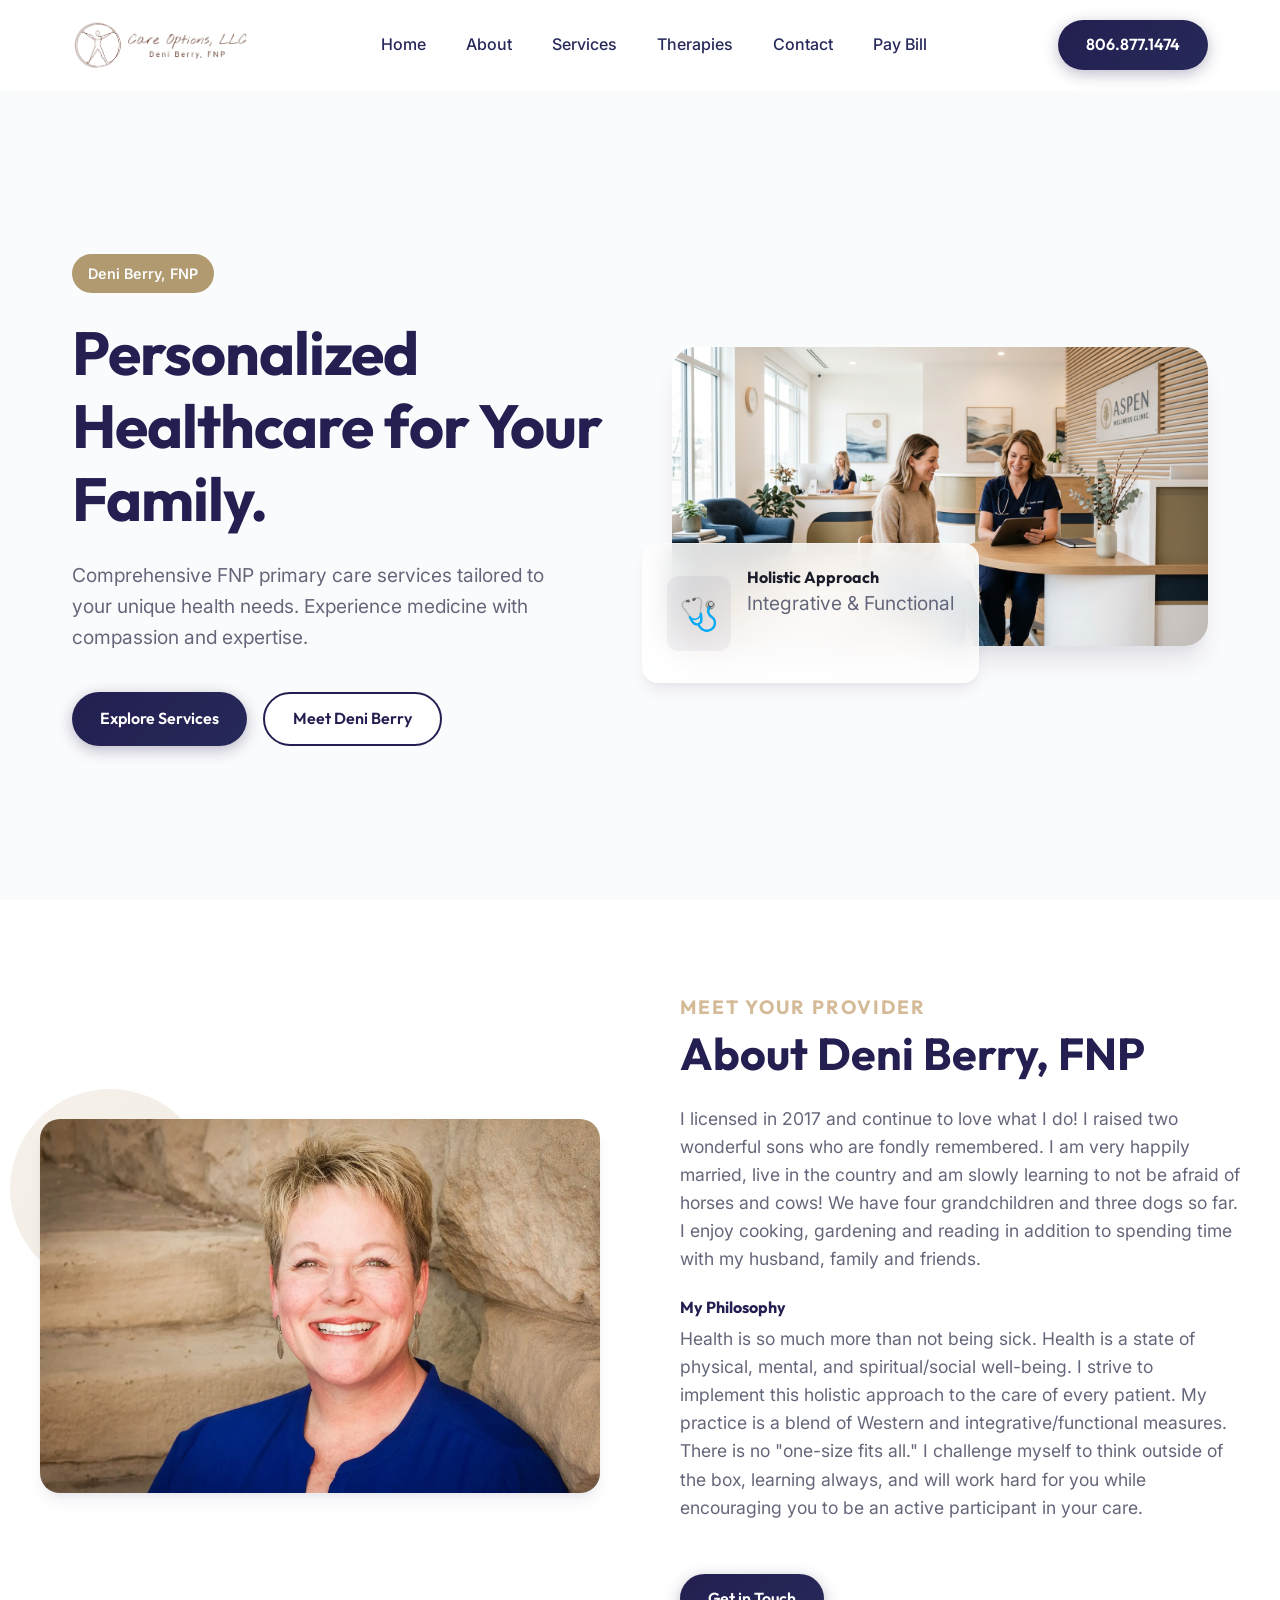
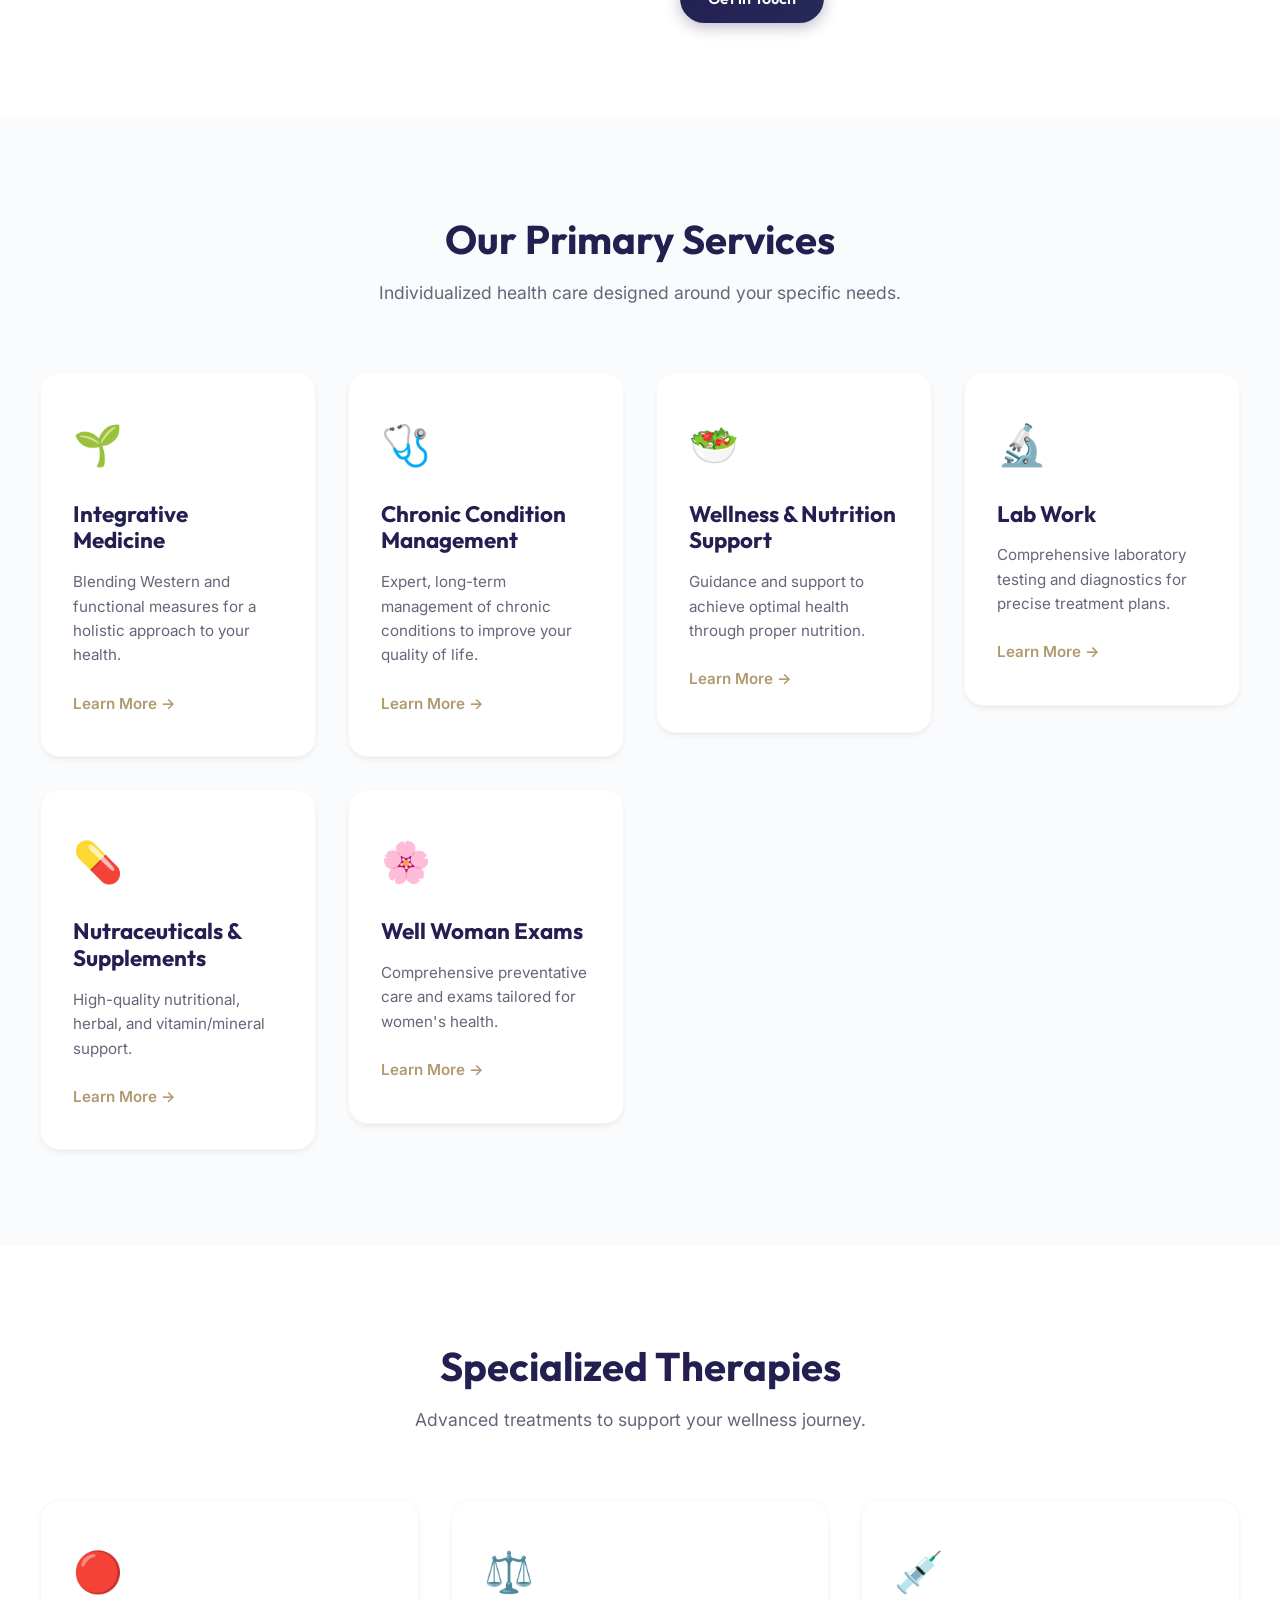
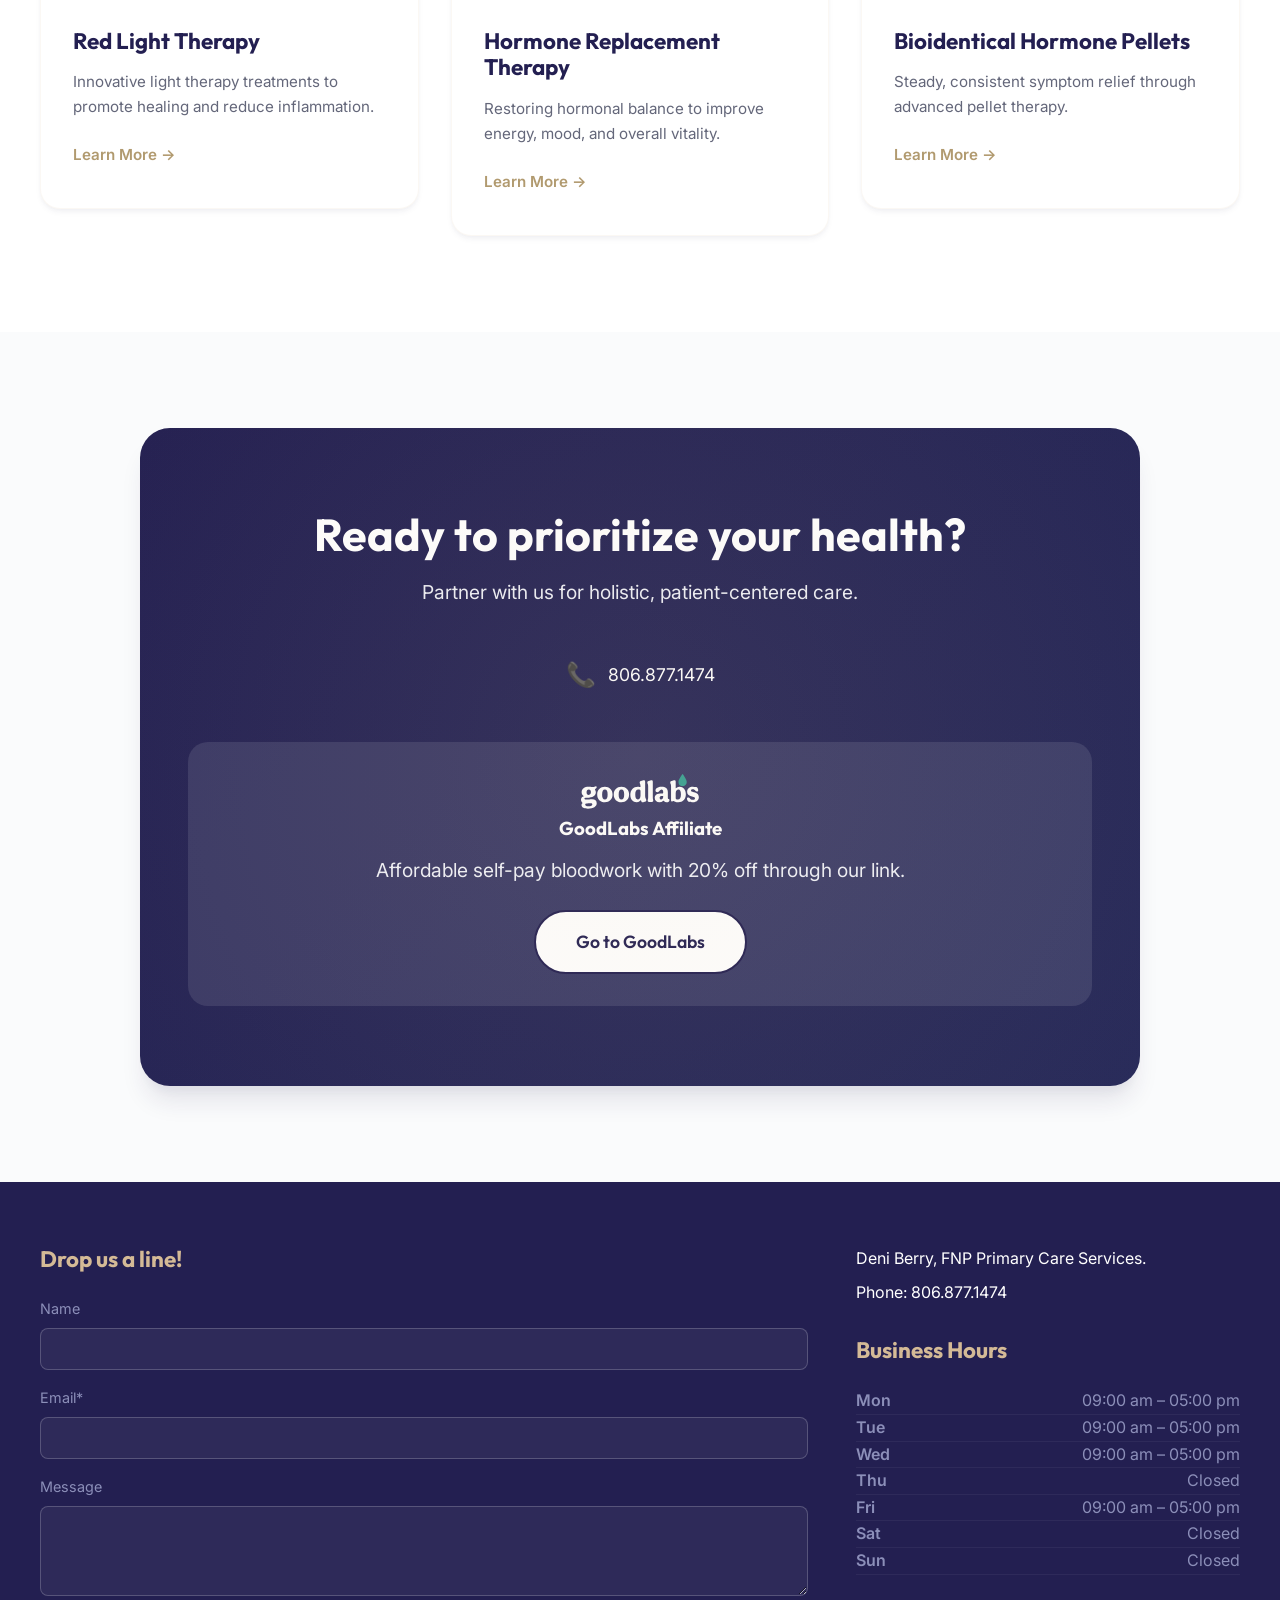
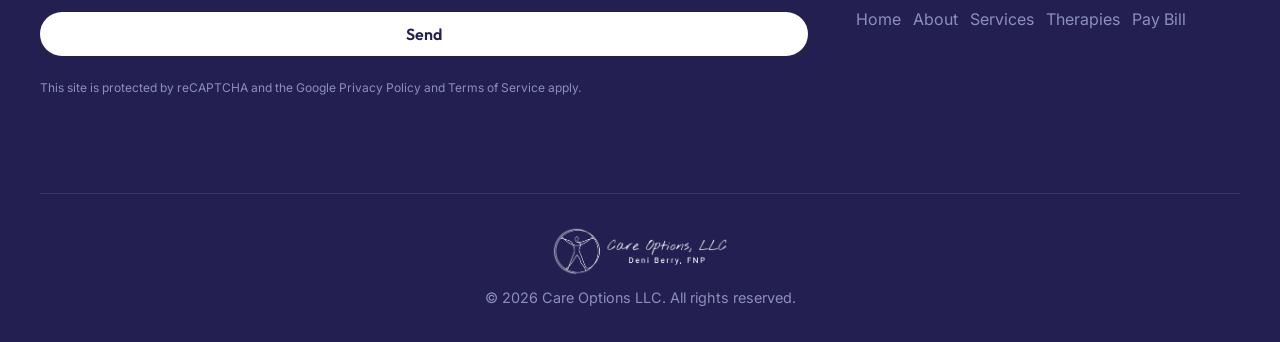
<file: index.html>
<!DOCTYPE html>
<html lang="en">

<head>
    <meta charset="UTF-8">
    <meta name="viewport" content="width=device-width, initial-scale=1.0">
    <title>Care Options LLC | Comprehensive FNP Primary Care</title>
    <link rel="icon" type="image/png" href="images/logo_body.png">
    <meta name="description"
        content="Explore our FNP primary care services tailored to your health needs. Discover personalized health care options for you and your family.">
    <link rel="preconnect" href="https://fonts.googleapis.com">
    <link rel="preconnect" href="https://fonts.gstatic.com" crossorigin>
    <link
        href="https://fonts.googleapis.com/css2?family=Outfit:wght@300;400;500;600;700&family=Inter:wght@300;400;500;600&display=swap"
        rel="stylesheet">
    <link rel="stylesheet" href="css/style.css">
</head>

<body>
    <nav class="navbar" id="navbar">
        <div class="nav-container">
            <a href="#" class="logo">
                <img src="images/logo_horizontal.png" alt="Care Options LLC" style="max-height: 50px; width: auto;">
            </a>
            <div class="nav-links">
                <a href="#home">Home</a>
                <a href="#about">About</a>
                <a href="#services">Services</a>
                <a href="#therapies">Therapies</a>
                <a href="#contact">Contact</a>
                <a href="http://www.docpay.com/careoptions" target="_blank">Pay Bill</a>
            </div>
            <div class="nav-actions">
                <a href="tel:8068771474" class="btn btn-primary phone_num">806.877.1474</a>
                <button class="hamburger" id="hamburger" aria-label="Toggle Menu">
                    <span></span>
                    <span></span>
                    <span></span>
                </button>
            </div>
        </div>
    </nav>

    <header class="hero" id="home">
        <div class="hero-content">
            <span class="badge">Deni Berry, FNP</span>
            <h1>Personalized Healthcare for Your Family.</h1>
            <p>Comprehensive FNP primary care services tailored to your unique health needs. Experience medicine with
                compassion and expertise.</p>
            <div class="hero-actions">
                <a href="#services" class="btn btn-primary">Explore Services</a>
                <a href="#about" class="btn btn-secondary">Meet Deni Berry</a>
            </div>
        </div>
        <div class="hero-image-wrapper">
            <img src="images/hero.jpg" alt="Modern Medical Clinic" class="hero-image">
            <div class="glass-card floating-card">
                <div class="card-icon">🩺</div>
                <div>
                    <h4>Holistic Approach</h4>
                    <p>Integrative & Functional</p>
                </div>
            </div>
        </div>
    </header>

    <section class="about section" id="about">
        <div class="about-container">
            <div class="about-image-wrapper">
                <img src="images/deny.jpg" alt="Deni Berry, FNP" class="about-image">
                <div class="decor-circle"></div>
            </div>
            <div class="about-content">
                <h2>Meet Your Provider</h2>
                <h3>About Deni Berry, FNP</h3>
                <p>I licensed in 2017 and continue to love what I do! I raised two wonderful sons who are fondly
                    remembered. I am very happily married, live in the country and am slowly learning to not be afraid
                    of horses and cows! We have four grandchildren and three dogs so far. I enjoy cooking, gardening and
                    reading in addition to spending time with my husband, family and friends.</p>
                <h4 style="margin-top: 1.5rem; margin-bottom: 0.5rem; color: var(--clr-primary);">My Philosophy</h4>
                <p>Health is so much more than not being sick. Health is a state of physical, mental, and
                    spiritual/social well-being. I strive to implement this holistic approach to the care of every
                    patient. My practice is a blend of Western and integrative/functional measures. There is no
                    "one-size fits all." I challenge myself to think outside of the box, learning always, and will work
                    hard for you while encouraging you to be an active participant in your care.</p>
                <a href="#contact" class="btn btn-primary mt-2">Get in Touch</a>
            </div>
        </div>
    </section>

    <section class="services section" id="services">
        <div class="section-header">
            <h2>Our Primary Services</h2>
            <p>Individualized health care designed around your specific needs.</p>
        </div>
        <div class="services-grid">
            <a href="services/integrative-medicine.html" class="service-card-link">
                <div class="service-card">
                    <div class="service-icon">🌱</div>
                    <h3>Integrative Medicine</h3>
                    <p>Blending Western and functional measures for a holistic approach to your health.</p>
                    <span class="learn-more">Learn More &rarr;</span>
                </div>
            </a>
            <a href="services/chronic-condition-management.html" class="service-card-link">
                <div class="service-card">
                    <div class="service-icon">🩺</div>
                    <h3>Chronic Condition Management</h3>
                    <p>Expert, long-term management of chronic conditions to improve your quality of life.</p>
                    <span class="learn-more">Learn More &rarr;</span>
                </div>
            </a>
            <a href="services/wellness-and-nutrition.html" class="service-card-link">
                <div class="service-card">
                    <div class="service-icon">🥗</div>
                    <h3>Wellness & Nutrition Support</h3>
                    <p>Guidance and support to achieve optimal health through proper nutrition.</p>
                    <span class="learn-more">Learn More &rarr;</span>
                </div>
            </a>
            <a href="services/lab-work.html" class="service-card-link">
                <div class="service-card">
                    <div class="service-icon">🔬</div>
                    <h3>Lab Work</h3>
                    <p>Comprehensive laboratory testing and diagnostics for precise treatment plans.</p>
                    <span class="learn-more">Learn More &rarr;</span>
                </div>
            </a>
            <a href="services/nutraceuticals.html" class="service-card-link">
                <div class="service-card">
                    <div class="service-icon">💊</div>
                    <h3>Nutraceuticals & Supplements</h3>
                    <p>High-quality nutritional, herbal, and vitamin/mineral support.</p>
                    <span class="learn-more">Learn More &rarr;</span>
                </div>
            </a>
            <a href="services/well-woman-exams.html" class="service-card-link">
                <div class="service-card">
                    <div class="service-icon">🌸</div>
                    <h3>Well Woman Exams</h3>
                    <p>Comprehensive preventative care and exams tailored for women's health.</p>
                    <span class="learn-more">Learn More &rarr;</span>
                </div>
            </a>
        </div>
    </section>

    <section class="therapies section" id="therapies" style="background-color: var(--white);">
        <div class="section-header">
            <h2>Specialized Therapies</h2>
            <p>Advanced treatments to support your wellness journey.</p>
        </div>
        <div class="services-grid">
            <a href="services/red-light-therapy.html" class="service-card-link">
                <div class="service-card">
                    <div class="service-icon">🔴</div>
                    <h3>Red Light Therapy</h3>
                    <p>Innovative light therapy treatments to promote healing and reduce inflammation.</p>
                    <span class="learn-more">Learn More &rarr;</span>
                </div>
            </a>
            <a href="services/hormone-replacement-therapy.html" class="service-card-link">
                <div class="service-card">
                    <div class="service-icon">⚖️</div>
                    <h3>Hormone Replacement Therapy</h3>
                    <p>Restoring hormonal balance to improve energy, mood, and overall vitality.</p>
                    <span class="learn-more">Learn More &rarr;</span>
                </div>
            </a>
            <a href="services/bioidentical-hormone-pellets.html" class="service-card-link">
                <div class="service-card">
                    <div class="service-icon">💉</div>
                    <h3>Bioidentical Hormone Pellets</h3>
                    <p>Steady, consistent symptom relief through advanced pellet therapy.</p>
                    <span class="learn-more">Learn More &rarr;</span>
                </div>
            </a>
        </div>
    </section>

    <section class="cta-section section" id="contact">
        <div class="cta-container glass-panel">
            <h2>Ready to prioritize your health?</h2>
            <p>Partner with us for holistic, patient-centered care.</p>
            <div class="contact-methods">
                <div class="contact-item">
                    <span class="icon">📞</span>
                    <span>806.877.1474</span>
                </div>
            </div>

            <div style="margin-top: 3rem; background: rgba(255,255,255,0.1); padding: 2rem; border-radius: 20px;">
                <img src="images/goodlabs_logo.svg" alt="GoodLabs" style="max-width: 250px;">
                <h3 style="margin-bottom: 1rem;">GoodLabs Affiliate</h3>
                <p style="margin-bottom: 1.5rem;">Affordable self-pay bloodwork with 20% off through our link.</p>
                <a href="https://goodlabs.com/?fpr=deni46" target="_blank" class="btn btn-secondary">Go to GoodLabs</a>
            </div>
        </div>
    </section>

    <footer id="contact">
        <div class="footer-content">
            <div class="footer-contact">
                <h3>Drop us a line!</h3>
                <form class="contact-form">
                    <div class="form-group">
                        <label for="name">Name</label>
                        <input type="text" id="name" name="name" required>
                    </div>
                    <div class="form-group">
                        <label for="email">Email*</label>
                        <input type="email" id="email" name="email" required>
                    </div>
                    <div class="form-group">
                        <label for="message">Message</label>
                        <textarea id="message" name="message" rows="4" required></textarea>
                    </div>
                    <button type="submit" class="btn btn-secondary" style="width: 100%; border: none;">Send</button>
                    <p class="recaptcha-text">This site is protected by reCAPTCHA and the Google Privacy Policy and
                        Terms of Service apply.</p>
                </form>
            </div>
            <div class="footer-hours">
                <p>Deni Berry, FNP Primary Care Services.</p>
                <p style="margin-top:0.5rem;"><a href="tel:8068771474">Phone: 806.877.1474</a></p>


                <h3 style="margin-top: 2rem;">Business Hours</h3>
                <ul class="hours-list">
                    <li><span>Mon</span> <span>09:00 am – 05:00 pm</span></li>
                    <li><span>Tue</span> <span>09:00 am – 05:00 pm</span></li>
                    <li><span>Wed</span> <span>09:00 am – 05:00 pm</span></li>
                    <li><span>Thu</span> <span>Closed</span></li>
                    <li><span>Fri</span> <span>09:00 am – 05:00 pm</span></li>
                    <li><span>Sat</span> <span>Closed</span></li>
                    <li><span>Sun</span> <span>Closed</span></li>
                </ul>
                <div class="footer-links">
                    <a href="#home">Home</a>
                    <a href="#about">About</a>
                    <a href="#services">Services</a>
                    <a href="#therapies">Therapies</a>
                    <a href="http://www.docpay.com/careoptions" target="_blank">Pay Bill</a>
                </div>
            </div>
            <div class="footer-brand">

            </div>

        </div>
        <div class="footer-bottom">
            <a href=" #" class="logo footer-logo">
                <img src="images/logo_horizontal_white.png" alt="Care Options LLC"
                    style="max-height: 50px; width: auto;">
            </a>
            <p>&copy; 2026 Care Options LLC. All rights reserved.</p>
        </div>
    </footer>

    <script src="js/script.js"></script>
</body>

</html>
</file>
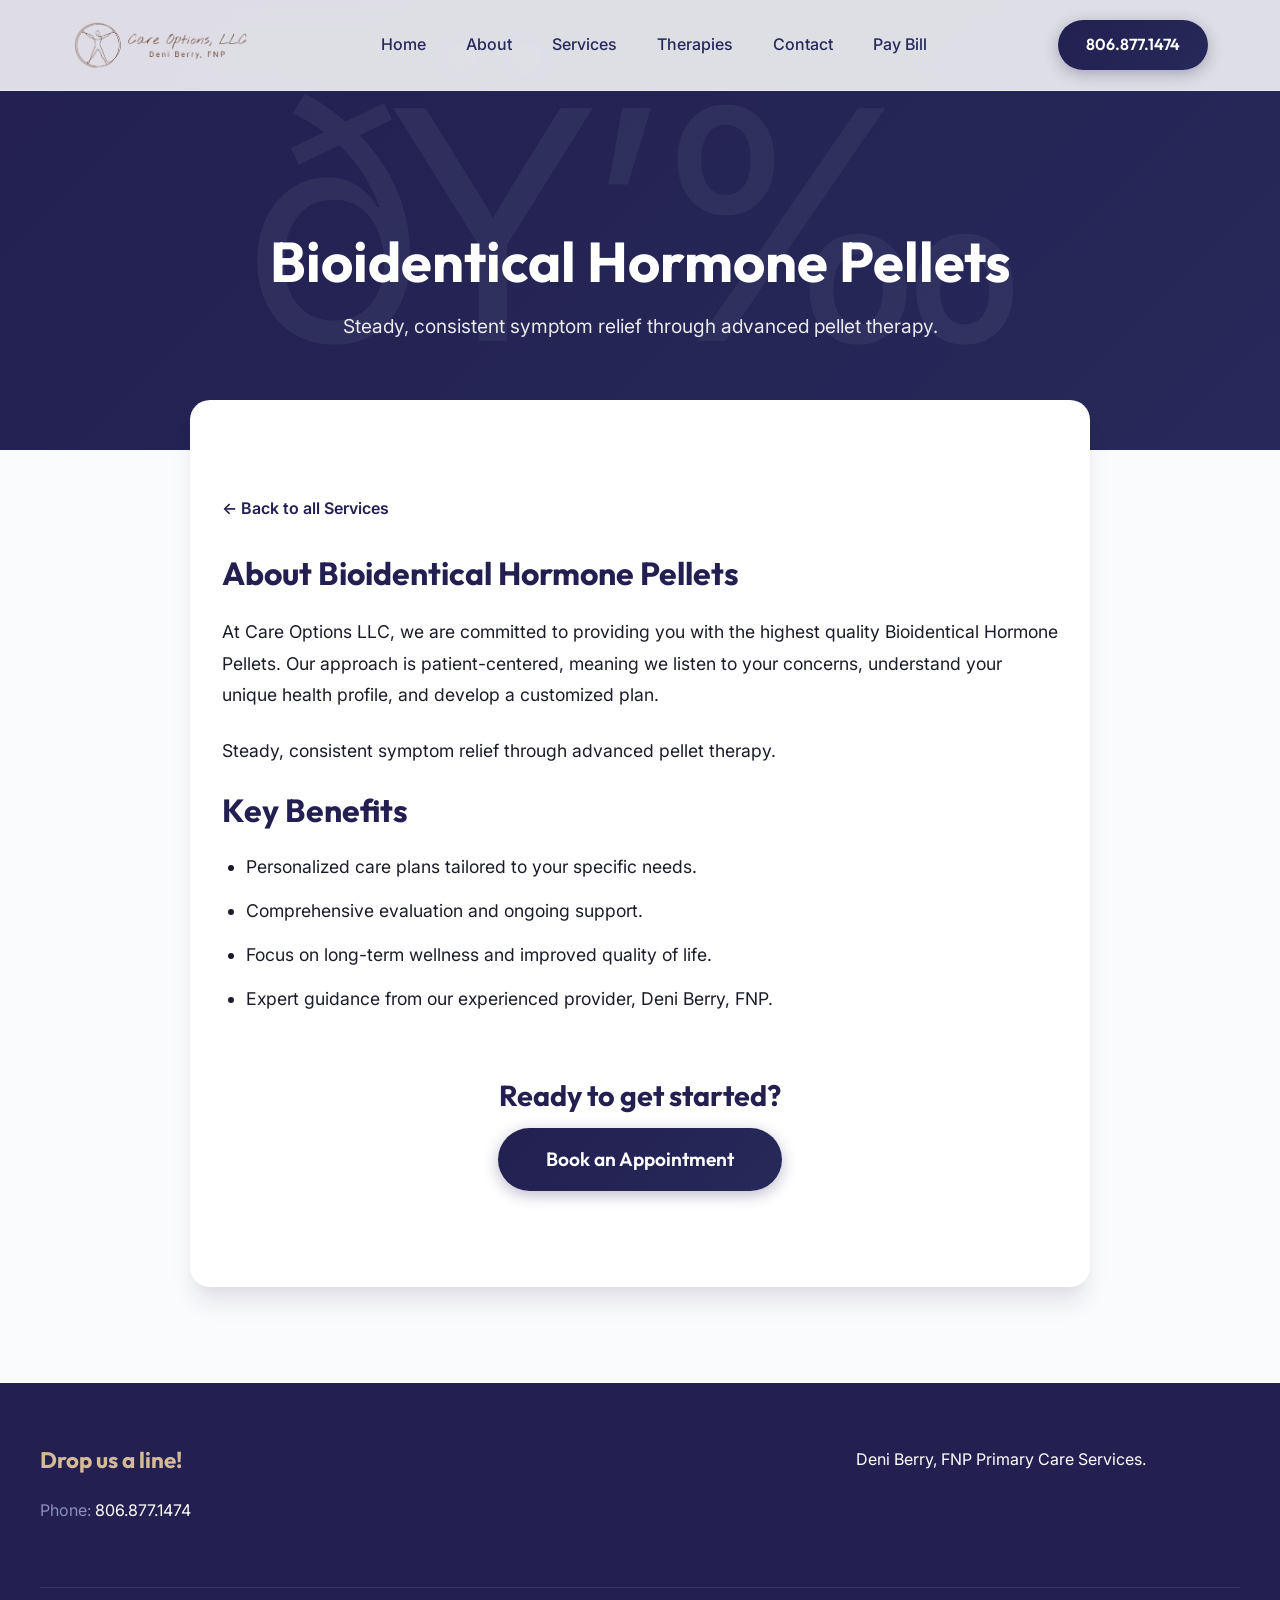
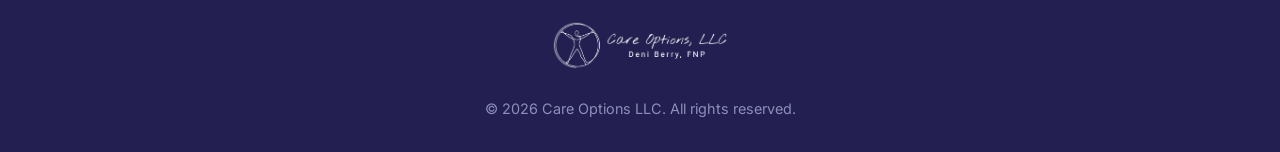
<file: services/bioidentical-hormone-pellets.html>
﻿<!DOCTYPE html>
<html lang="en">
<head>
    <meta charset="UTF-8">
    <meta name="viewport" content="width=device-width, initial-scale=1.0">
    <title>Bioidentical Hormone Pellets | Care Options LLC</title>
    <meta name="description" content="Steady, consistent symptom relief through advanced pellet therapy.">
    <link rel="preconnect" href="https://fonts.googleapis.com">
    <link rel="preconnect" href="https://fonts.gstatic.com" crossorigin>
    <link href="https://fonts.googleapis.com/css2?family=Outfit:wght@300;400;500;600;700&family=Inter:wght@300;400;500;600&display=swap" rel="stylesheet">
    <link rel="stylesheet" href="../css/style.css">
    <style>
        .service-hero { min-height: 50vh; padding-top: 120px; display: flex; align-items: center; justify-content: center; text-align: center; background: var(--grad-primary); color: var(--white); position: relative; overflow: hidden; }
        .service-hero::before { content: 'ðŸ’‰'; position: absolute; font-size: 20rem; opacity: 0.05; top: 50%; left: 50%; transform: translate(-50%, -50%); pointer-events: none; }
        .service-hero h1 { font-size: 3.5rem; color: var(--white); margin-bottom: 1rem; position: relative; z-index: 1; }
        .service-hero p { font-size: 1.2rem; max-width: 600px; margin: 0 auto; opacity: 0.9; position: relative; z-index: 1; }
        .service-content { max-width: 900px; margin: 0 auto; padding: 6rem 2rem; background: var(--white); border-radius: 20px; margin-top: -50px; position: relative; z-index: 10; box-shadow: var(--shadow-lg); margin-bottom: 6rem; }
        .service-content h2 { color: var(--clr-primary); margin-bottom: 1.5rem; font-size: 2rem; }
        .service-content p { margin-bottom: 1.5rem; font-size: 1.1rem; color: var(--text-dark); line-height: 1.8; }
        .service-content ul { margin-bottom: 2rem; padding-left: 1.5rem; }
        .service-content ul li { margin-bottom: 1rem; font-size: 1.1rem; color: var(--text-dark); }
        .back-link { display: inline-flex; align-items: center; gap: 0.5rem; margin-bottom: 2rem; color: var(--clr-primary); font-weight: 600; transition: var(--transition-smooth); }
        .back-link:hover { color: var(--clr-secondary-1); transform: translateX(-5px); }
    </style>
</head>
<body>
        <nav class="navbar scrolled" id="navbar">
        <div class="nav-container">
            <a href="../index.html" class="logo">
                <img src="../images/logo_horizontal.png" alt="Care Options LLC" style="max-height: 50px; width: auto;">
            </a>
            <div class="nav-links">
                <a href="../index.html#home">Home</a>
                <a href="../index.html#about">About</a>
                <a href="../index.html#services">Services</a>
                <a href="../index.html#therapies">Therapies</a>
                <a href="../index.html#contact">Contact</a>
                <a href="http://www.docpay.com/careoptions" target="_blank">Pay Bill</a>
            </div>
            <div class="nav-actions">
                <a href="tel:8068771474" class="btn btn-primary phone_num">806.877.1474</a>
                <button class="hamburger" id="hamburger" aria-label="Toggle Menu">
                    <span></span>
                    <span></span>
                    <span></span>
                </button>
            </div>
        </div>
    </nav>
    <header class="service-hero">
        <div>
            <h1>Bioidentical Hormone Pellets</h1>
            <p>Steady, consistent symptom relief through advanced pellet therapy.</p>
        </div>
    </header>
    <main class="service-content">
        <a href="../index.html#services" class="back-link">&larr; Back to all Services</a>
        <h2>About Bioidentical Hormone Pellets</h2>
        <p>At Care Options LLC, we are committed to providing you with the highest quality Bioidentical Hormone Pellets. Our approach is patient-centered, meaning we listen to your concerns, understand your unique health profile, and develop a customized plan.</p>
        <p>Steady, consistent symptom relief through advanced pellet therapy.</p>
        <h2>Key Benefits</h2>
        <ul>
            <li>Personalized care plans tailored to your specific needs.</li>
            <li>Comprehensive evaluation and ongoing support.</li>
            <li>Focus on long-term wellness and improved quality of life.</li>
            <li>Expert guidance from our experienced provider, Deni Berry, FNP.</li>
        </ul>
        <div style="text-align: center; margin-top: 4rem;">
            <h3 style="color: var(--clr-primary); margin-bottom: 1rem; font-size: 1.8rem;">Ready to get started?</h3>
            <a href="../index.html#contact" class="btn btn-primary" style="padding: 1rem 3rem; font-size: 1.2rem;">Book an Appointment</a>
        </div>
    </main>
        <footer id="contact">
        <div class="footer-content">
            <div class="footer-contact">
                <h3>Drop us a line!</h3>
                <p style="color: var(--clr-secondary-5); margin-bottom: 1rem;">Phone: <a href="tel:8068771474" style="color: white;">806.877.1474</a></p>
            </div>
            <div class="footer-hours">
                <p>Deni Berry, FNP Primary Care Services.</p>
            </div>
        </div>
        <div class="footer-bottom">
            <a href="../index.html" class="logo footer-logo" style="display: block; margin-bottom: 1rem;">
                <img src="../images/logo_horizontal_white.png" alt="Care Options LLC" style="max-height: 50px; width: auto;">
            </a>
            <p>&copy; 2026 Care Options LLC. All rights reserved.</p>
        </div>
    </footer>
<script src="../js/script.js"></script>
</body>
</html>
</file>
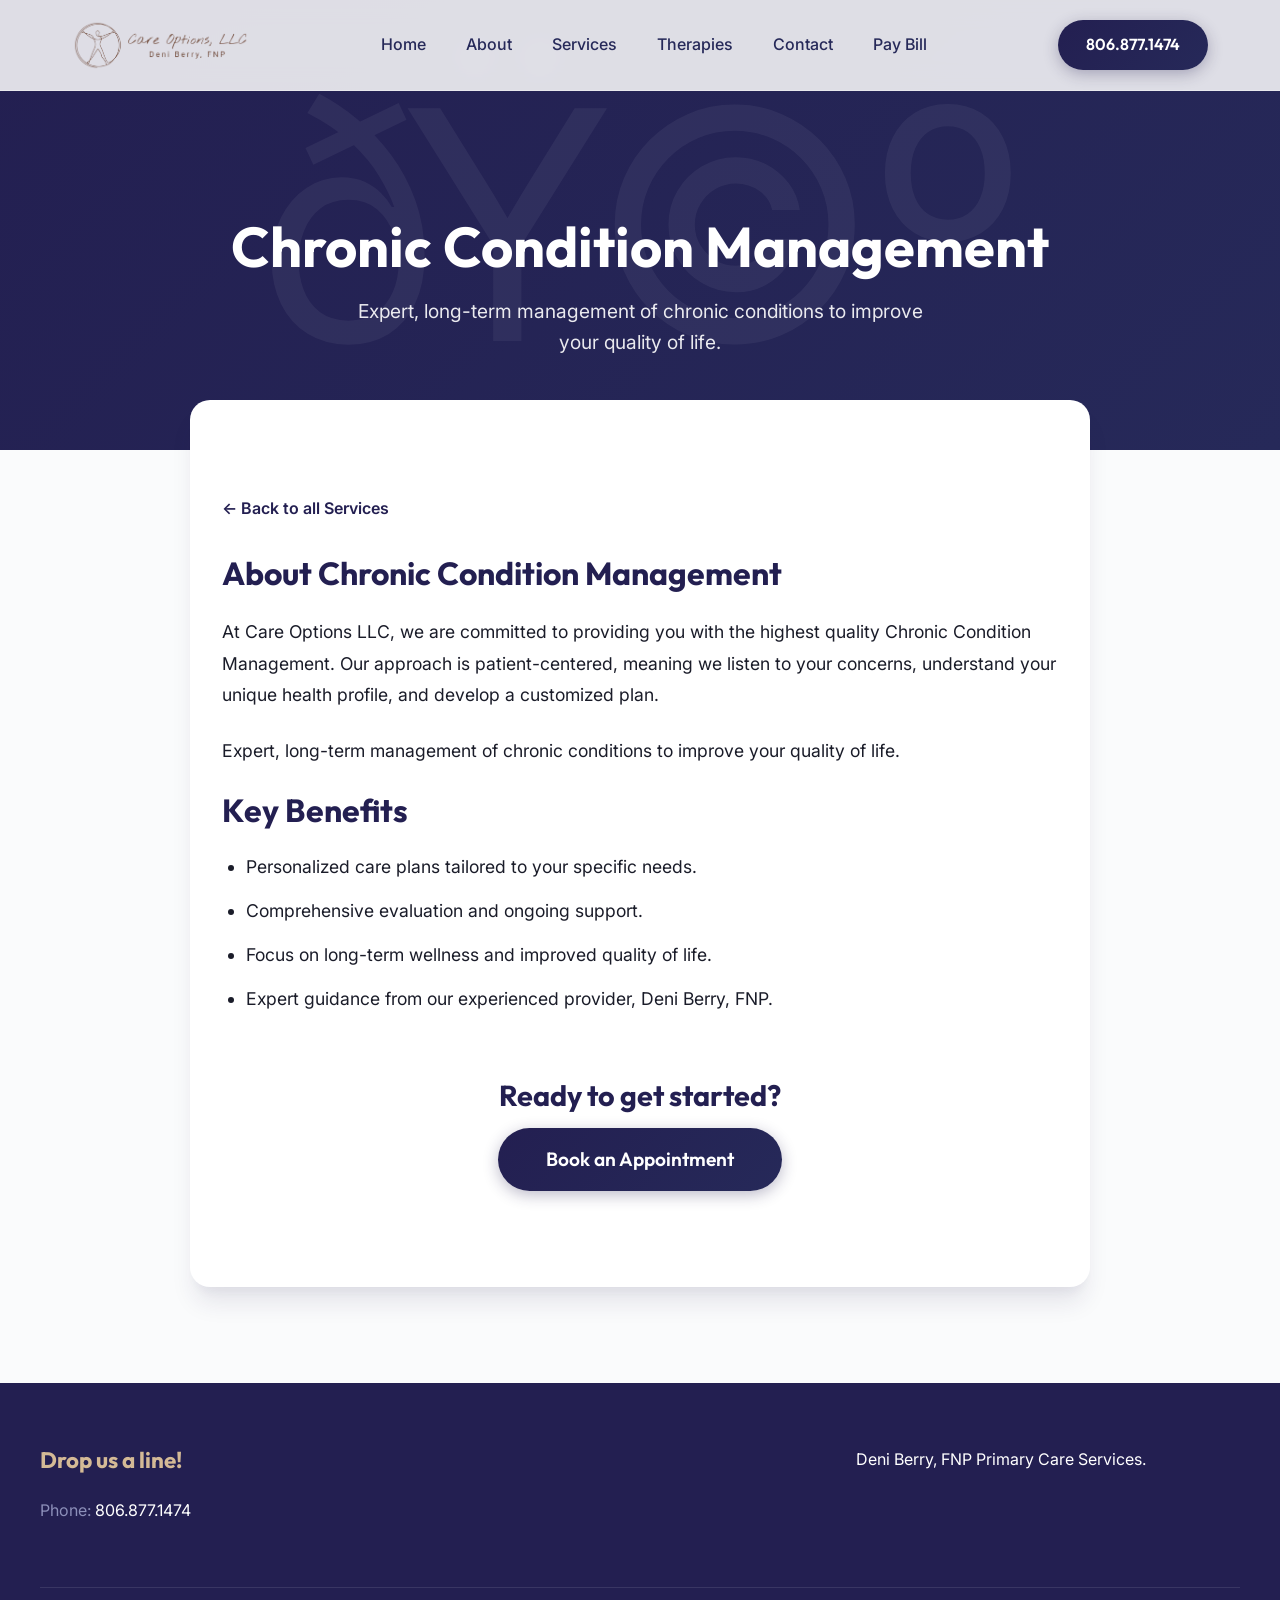
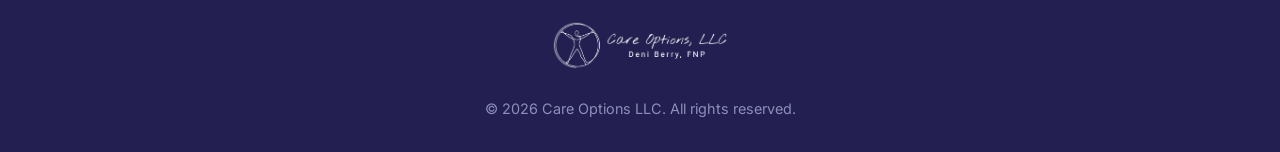
<file: services/chronic-condition-management.html>
﻿<!DOCTYPE html>
<html lang="en">
<head>
    <meta charset="UTF-8">
    <meta name="viewport" content="width=device-width, initial-scale=1.0">
    <title>Chronic Condition Management | Care Options LLC</title>
    <meta name="description" content="Expert, long-term management of chronic conditions to improve your quality of life.">
    <link rel="preconnect" href="https://fonts.googleapis.com">
    <link rel="preconnect" href="https://fonts.gstatic.com" crossorigin>
    <link href="https://fonts.googleapis.com/css2?family=Outfit:wght@300;400;500;600;700&family=Inter:wght@300;400;500;600&display=swap" rel="stylesheet">
    <link rel="stylesheet" href="../css/style.css">
    <style>
        .service-hero { min-height: 50vh; padding-top: 120px; display: flex; align-items: center; justify-content: center; text-align: center; background: var(--grad-primary); color: var(--white); position: relative; overflow: hidden; }
        .service-hero::before { content: 'ðŸ©º'; position: absolute; font-size: 20rem; opacity: 0.05; top: 50%; left: 50%; transform: translate(-50%, -50%); pointer-events: none; }
        .service-hero h1 { font-size: 3.5rem; color: var(--white); margin-bottom: 1rem; position: relative; z-index: 1; }
        .service-hero p { font-size: 1.2rem; max-width: 600px; margin: 0 auto; opacity: 0.9; position: relative; z-index: 1; }
        .service-content { max-width: 900px; margin: 0 auto; padding: 6rem 2rem; background: var(--white); border-radius: 20px; margin-top: -50px; position: relative; z-index: 10; box-shadow: var(--shadow-lg); margin-bottom: 6rem; }
        .service-content h2 { color: var(--clr-primary); margin-bottom: 1.5rem; font-size: 2rem; }
        .service-content p { margin-bottom: 1.5rem; font-size: 1.1rem; color: var(--text-dark); line-height: 1.8; }
        .service-content ul { margin-bottom: 2rem; padding-left: 1.5rem; }
        .service-content ul li { margin-bottom: 1rem; font-size: 1.1rem; color: var(--text-dark); }
        .back-link { display: inline-flex; align-items: center; gap: 0.5rem; margin-bottom: 2rem; color: var(--clr-primary); font-weight: 600; transition: var(--transition-smooth); }
        .back-link:hover { color: var(--clr-secondary-1); transform: translateX(-5px); }
    </style>
</head>
<body>
        <nav class="navbar scrolled" id="navbar">
        <div class="nav-container">
            <a href="../index.html" class="logo">
                <img src="../images/logo_horizontal.png" alt="Care Options LLC" style="max-height: 50px; width: auto;">
            </a>
            <div class="nav-links">
                <a href="../index.html#home">Home</a>
                <a href="../index.html#about">About</a>
                <a href="../index.html#services">Services</a>
                <a href="../index.html#therapies">Therapies</a>
                <a href="../index.html#contact">Contact</a>
                <a href="http://www.docpay.com/careoptions" target="_blank">Pay Bill</a>
            </div>
            <div class="nav-actions">
                <a href="tel:8068771474" class="btn btn-primary phone_num">806.877.1474</a>
                <button class="hamburger" id="hamburger" aria-label="Toggle Menu">
                    <span></span>
                    <span></span>
                    <span></span>
                </button>
            </div>
        </div>
    </nav>
    <header class="service-hero">
        <div>
            <h1>Chronic Condition Management</h1>
            <p>Expert, long-term management of chronic conditions to improve your quality of life.</p>
        </div>
    </header>
    <main class="service-content">
        <a href="../index.html#services" class="back-link">&larr; Back to all Services</a>
        <h2>About Chronic Condition Management</h2>
        <p>At Care Options LLC, we are committed to providing you with the highest quality Chronic Condition Management. Our approach is patient-centered, meaning we listen to your concerns, understand your unique health profile, and develop a customized plan.</p>
        <p>Expert, long-term management of chronic conditions to improve your quality of life.</p>
        <h2>Key Benefits</h2>
        <ul>
            <li>Personalized care plans tailored to your specific needs.</li>
            <li>Comprehensive evaluation and ongoing support.</li>
            <li>Focus on long-term wellness and improved quality of life.</li>
            <li>Expert guidance from our experienced provider, Deni Berry, FNP.</li>
        </ul>
        <div style="text-align: center; margin-top: 4rem;">
            <h3 style="color: var(--clr-primary); margin-bottom: 1rem; font-size: 1.8rem;">Ready to get started?</h3>
            <a href="../index.html#contact" class="btn btn-primary" style="padding: 1rem 3rem; font-size: 1.2rem;">Book an Appointment</a>
        </div>
    </main>
        <footer id="contact">
        <div class="footer-content">
            <div class="footer-contact">
                <h3>Drop us a line!</h3>
                <p style="color: var(--clr-secondary-5); margin-bottom: 1rem;">Phone: <a href="tel:8068771474" style="color: white;">806.877.1474</a></p>
            </div>
            <div class="footer-hours">
                <p>Deni Berry, FNP Primary Care Services.</p>
            </div>
        </div>
        <div class="footer-bottom">
            <a href="../index.html" class="logo footer-logo" style="display: block; margin-bottom: 1rem;">
                <img src="../images/logo_horizontal_white.png" alt="Care Options LLC" style="max-height: 50px; width: auto;">
            </a>
            <p>&copy; 2026 Care Options LLC. All rights reserved.</p>
        </div>
    </footer>
<script src="../js/script.js"></script>
</body>
</html>
</file>
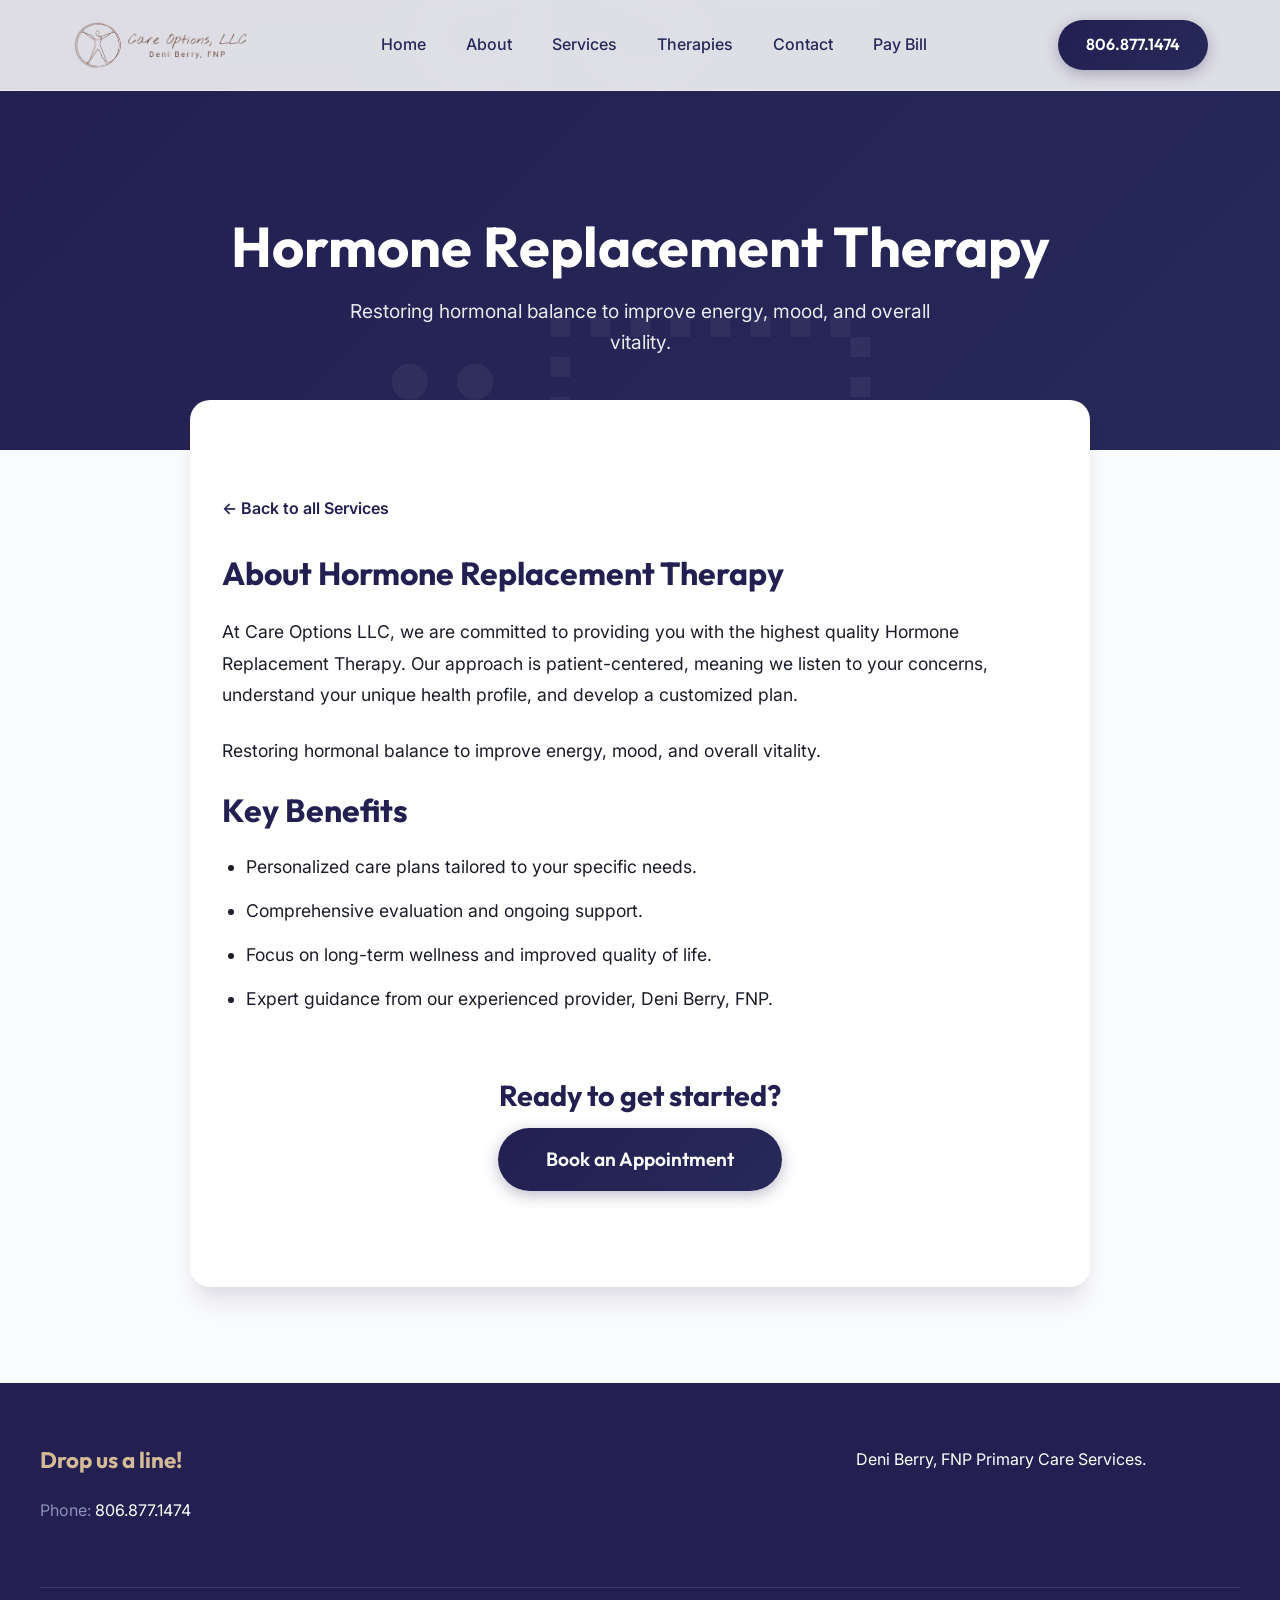
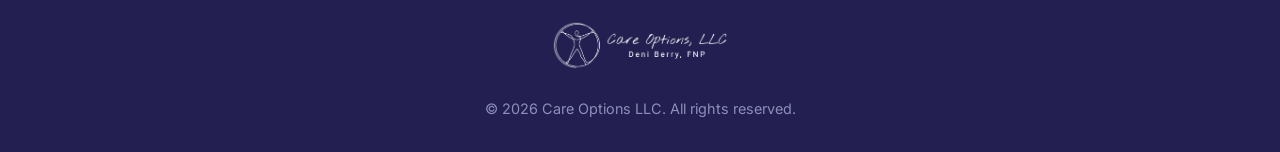
<file: services/hormone-replacement-therapy.html>
﻿<!DOCTYPE html>
<html lang="en">
<head>
    <meta charset="UTF-8">
    <meta name="viewport" content="width=device-width, initial-scale=1.0">
    <title>Hormone Replacement Therapy | Care Options LLC</title>
    <meta name="description" content="Restoring hormonal balance to improve energy, mood, and overall vitality.">
    <link rel="preconnect" href="https://fonts.googleapis.com">
    <link rel="preconnect" href="https://fonts.gstatic.com" crossorigin>
    <link href="https://fonts.googleapis.com/css2?family=Outfit:wght@300;400;500;600;700&family=Inter:wght@300;400;500;600&display=swap" rel="stylesheet">
    <link rel="stylesheet" href="../css/style.css">
    <style>
        .service-hero { min-height: 50vh; padding-top: 120px; display: flex; align-items: center; justify-content: center; text-align: center; background: var(--grad-primary); color: var(--white); position: relative; overflow: hidden; }
        .service-hero::before { content: 'âš–ï¸'; position: absolute; font-size: 20rem; opacity: 0.05; top: 50%; left: 50%; transform: translate(-50%, -50%); pointer-events: none; }
        .service-hero h1 { font-size: 3.5rem; color: var(--white); margin-bottom: 1rem; position: relative; z-index: 1; }
        .service-hero p { font-size: 1.2rem; max-width: 600px; margin: 0 auto; opacity: 0.9; position: relative; z-index: 1; }
        .service-content { max-width: 900px; margin: 0 auto; padding: 6rem 2rem; background: var(--white); border-radius: 20px; margin-top: -50px; position: relative; z-index: 10; box-shadow: var(--shadow-lg); margin-bottom: 6rem; }
        .service-content h2 { color: var(--clr-primary); margin-bottom: 1.5rem; font-size: 2rem; }
        .service-content p { margin-bottom: 1.5rem; font-size: 1.1rem; color: var(--text-dark); line-height: 1.8; }
        .service-content ul { margin-bottom: 2rem; padding-left: 1.5rem; }
        .service-content ul li { margin-bottom: 1rem; font-size: 1.1rem; color: var(--text-dark); }
        .back-link { display: inline-flex; align-items: center; gap: 0.5rem; margin-bottom: 2rem; color: var(--clr-primary); font-weight: 600; transition: var(--transition-smooth); }
        .back-link:hover { color: var(--clr-secondary-1); transform: translateX(-5px); }
    </style>
</head>
<body>
        <nav class="navbar scrolled" id="navbar">
        <div class="nav-container">
            <a href="../index.html" class="logo">
                <img src="../images/logo_horizontal.png" alt="Care Options LLC" style="max-height: 50px; width: auto;">
            </a>
            <div class="nav-links">
                <a href="../index.html#home">Home</a>
                <a href="../index.html#about">About</a>
                <a href="../index.html#services">Services</a>
                <a href="../index.html#therapies">Therapies</a>
                <a href="../index.html#contact">Contact</a>
                <a href="http://www.docpay.com/careoptions" target="_blank">Pay Bill</a>
            </div>
            <div class="nav-actions">
                <a href="tel:8068771474" class="btn btn-primary phone_num">806.877.1474</a>
                <button class="hamburger" id="hamburger" aria-label="Toggle Menu">
                    <span></span>
                    <span></span>
                    <span></span>
                </button>
            </div>
        </div>
    </nav>
    <header class="service-hero">
        <div>
            <h1>Hormone Replacement Therapy</h1>
            <p>Restoring hormonal balance to improve energy, mood, and overall vitality.</p>
        </div>
    </header>
    <main class="service-content">
        <a href="../index.html#services" class="back-link">&larr; Back to all Services</a>
        <h2>About Hormone Replacement Therapy</h2>
        <p>At Care Options LLC, we are committed to providing you with the highest quality Hormone Replacement Therapy. Our approach is patient-centered, meaning we listen to your concerns, understand your unique health profile, and develop a customized plan.</p>
        <p>Restoring hormonal balance to improve energy, mood, and overall vitality.</p>
        <h2>Key Benefits</h2>
        <ul>
            <li>Personalized care plans tailored to your specific needs.</li>
            <li>Comprehensive evaluation and ongoing support.</li>
            <li>Focus on long-term wellness and improved quality of life.</li>
            <li>Expert guidance from our experienced provider, Deni Berry, FNP.</li>
        </ul>
        <div style="text-align: center; margin-top: 4rem;">
            <h3 style="color: var(--clr-primary); margin-bottom: 1rem; font-size: 1.8rem;">Ready to get started?</h3>
            <a href="../index.html#contact" class="btn btn-primary" style="padding: 1rem 3rem; font-size: 1.2rem;">Book an Appointment</a>
        </div>
    </main>
        <footer id="contact">
        <div class="footer-content">
            <div class="footer-contact">
                <h3>Drop us a line!</h3>
                <p style="color: var(--clr-secondary-5); margin-bottom: 1rem;">Phone: <a href="tel:8068771474" style="color: white;">806.877.1474</a></p>
            </div>
            <div class="footer-hours">
                <p>Deni Berry, FNP Primary Care Services.</p>
            </div>
        </div>
        <div class="footer-bottom">
            <a href="../index.html" class="logo footer-logo" style="display: block; margin-bottom: 1rem;">
                <img src="../images/logo_horizontal_white.png" alt="Care Options LLC" style="max-height: 50px; width: auto;">
            </a>
            <p>&copy; 2026 Care Options LLC. All rights reserved.</p>
        </div>
    </footer>
<script src="../js/script.js"></script>
</body>
</html>
</file>
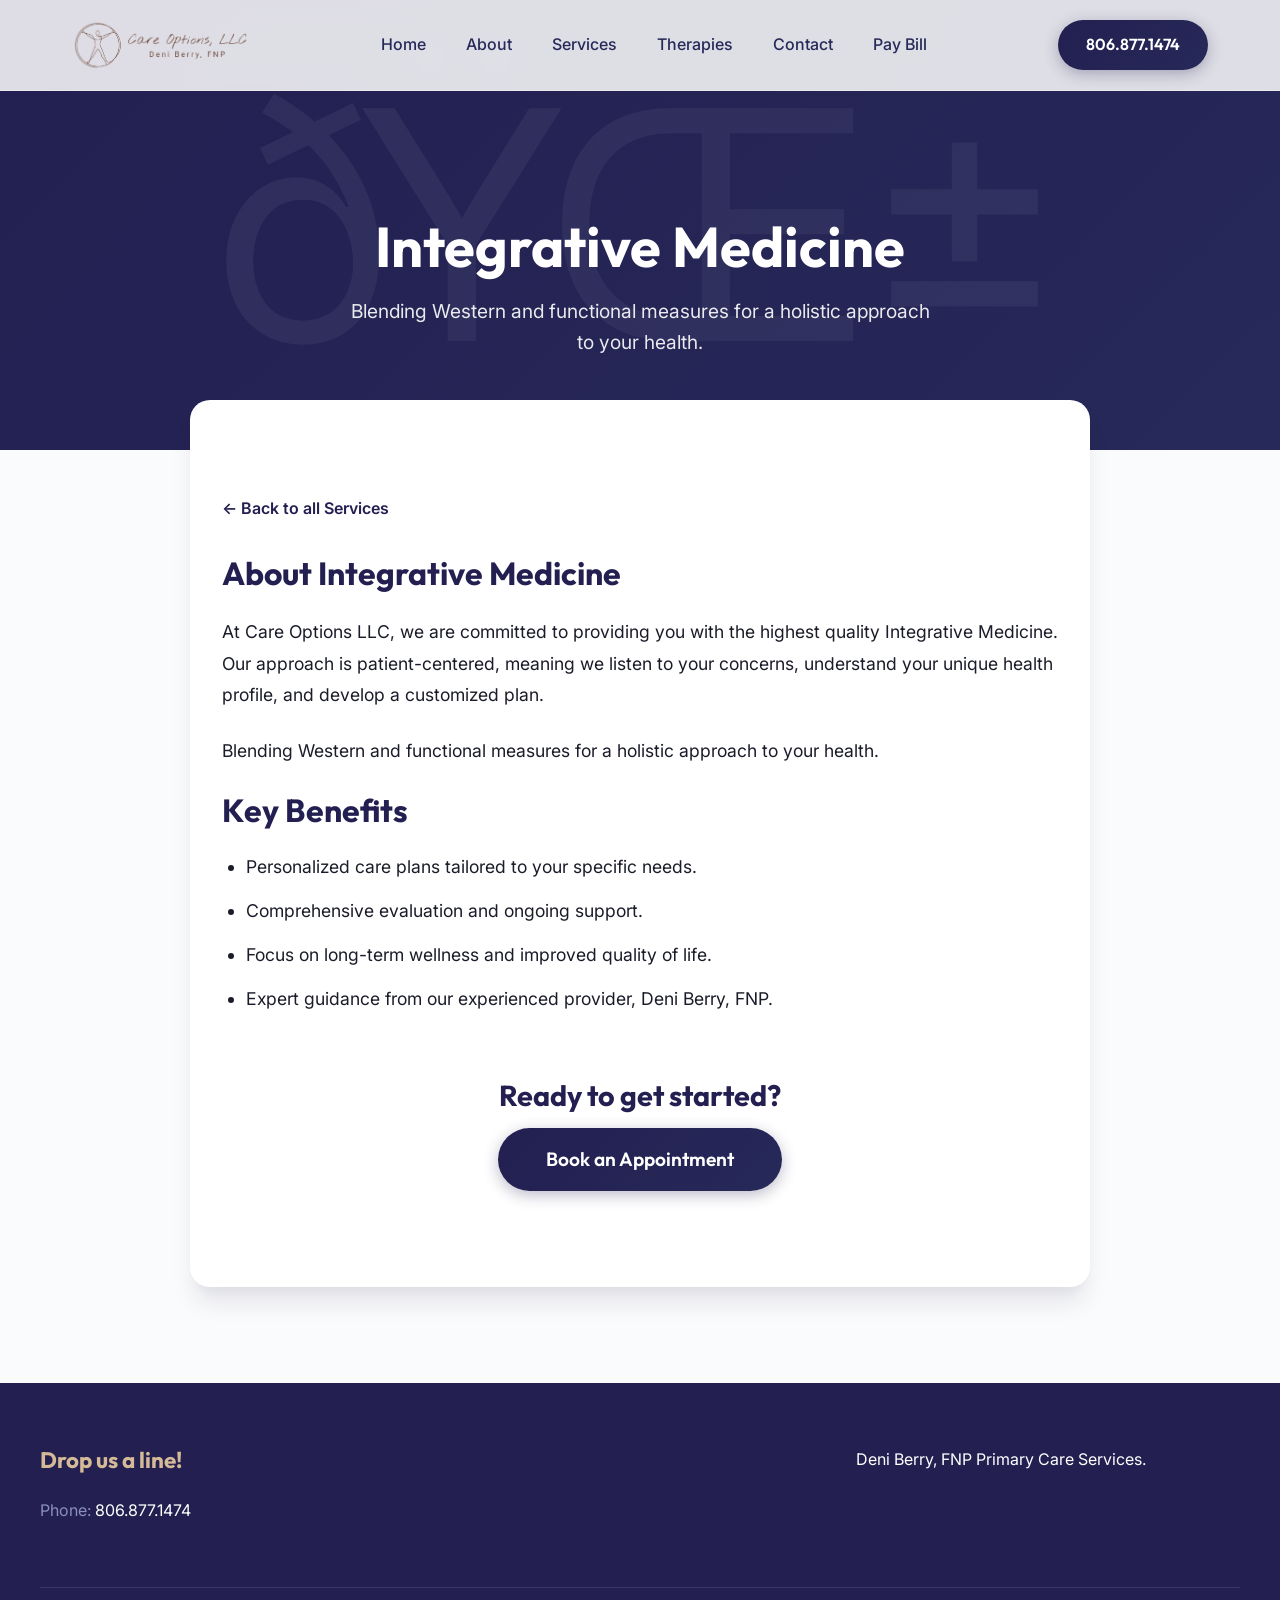
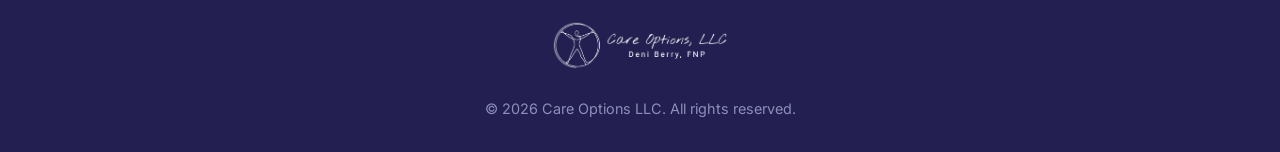
<file: services/integrative-medicine.html>
﻿<!DOCTYPE html>
<html lang="en">
<head>
    <meta charset="UTF-8">
    <meta name="viewport" content="width=device-width, initial-scale=1.0">
    <title>Integrative Medicine | Care Options LLC</title>
    <meta name="description" content="Blending Western and functional measures for a holistic approach to your health.">
    <link rel="preconnect" href="https://fonts.googleapis.com">
    <link rel="preconnect" href="https://fonts.gstatic.com" crossorigin>
    <link href="https://fonts.googleapis.com/css2?family=Outfit:wght@300;400;500;600;700&family=Inter:wght@300;400;500;600&display=swap" rel="stylesheet">
    <link rel="stylesheet" href="../css/style.css">
    <style>
        .service-hero { min-height: 50vh; padding-top: 120px; display: flex; align-items: center; justify-content: center; text-align: center; background: var(--grad-primary); color: var(--white); position: relative; overflow: hidden; }
        .service-hero::before { content: 'ðŸŒ±'; position: absolute; font-size: 20rem; opacity: 0.05; top: 50%; left: 50%; transform: translate(-50%, -50%); pointer-events: none; }
        .service-hero h1 { font-size: 3.5rem; color: var(--white); margin-bottom: 1rem; position: relative; z-index: 1; }
        .service-hero p { font-size: 1.2rem; max-width: 600px; margin: 0 auto; opacity: 0.9; position: relative; z-index: 1; }
        .service-content { max-width: 900px; margin: 0 auto; padding: 6rem 2rem; background: var(--white); border-radius: 20px; margin-top: -50px; position: relative; z-index: 10; box-shadow: var(--shadow-lg); margin-bottom: 6rem; }
        .service-content h2 { color: var(--clr-primary); margin-bottom: 1.5rem; font-size: 2rem; }
        .service-content p { margin-bottom: 1.5rem; font-size: 1.1rem; color: var(--text-dark); line-height: 1.8; }
        .service-content ul { margin-bottom: 2rem; padding-left: 1.5rem; }
        .service-content ul li { margin-bottom: 1rem; font-size: 1.1rem; color: var(--text-dark); }
        .back-link { display: inline-flex; align-items: center; gap: 0.5rem; margin-bottom: 2rem; color: var(--clr-primary); font-weight: 600; transition: var(--transition-smooth); }
        .back-link:hover { color: var(--clr-secondary-1); transform: translateX(-5px); }
    </style>
</head>
<body>
        <nav class="navbar scrolled" id="navbar">
        <div class="nav-container">
            <a href="../index.html" class="logo">
                <img src="../images/logo_horizontal.png" alt="Care Options LLC" style="max-height: 50px; width: auto;">
            </a>
            <div class="nav-links">
                <a href="../index.html#home">Home</a>
                <a href="../index.html#about">About</a>
                <a href="../index.html#services">Services</a>
                <a href="../index.html#therapies">Therapies</a>
                <a href="../index.html#contact">Contact</a>
                <a href="http://www.docpay.com/careoptions" target="_blank">Pay Bill</a>
            </div>
            <div class="nav-actions">
                <a href="tel:8068771474" class="btn btn-primary phone_num">806.877.1474</a>
                <button class="hamburger" id="hamburger" aria-label="Toggle Menu">
                    <span></span>
                    <span></span>
                    <span></span>
                </button>
            </div>
        </div>
    </nav>
    <header class="service-hero">
        <div>
            <h1>Integrative Medicine</h1>
            <p>Blending Western and functional measures for a holistic approach to your health.</p>
        </div>
    </header>
    <main class="service-content">
        <a href="../index.html#services" class="back-link">&larr; Back to all Services</a>
        <h2>About Integrative Medicine</h2>
        <p>At Care Options LLC, we are committed to providing you with the highest quality Integrative Medicine. Our approach is patient-centered, meaning we listen to your concerns, understand your unique health profile, and develop a customized plan.</p>
        <p>Blending Western and functional measures for a holistic approach to your health.</p>
        <h2>Key Benefits</h2>
        <ul>
            <li>Personalized care plans tailored to your specific needs.</li>
            <li>Comprehensive evaluation and ongoing support.</li>
            <li>Focus on long-term wellness and improved quality of life.</li>
            <li>Expert guidance from our experienced provider, Deni Berry, FNP.</li>
        </ul>
        <div style="text-align: center; margin-top: 4rem;">
            <h3 style="color: var(--clr-primary); margin-bottom: 1rem; font-size: 1.8rem;">Ready to get started?</h3>
            <a href="../index.html#contact" class="btn btn-primary" style="padding: 1rem 3rem; font-size: 1.2rem;">Book an Appointment</a>
        </div>
    </main>
        <footer id="contact">
        <div class="footer-content">
            <div class="footer-contact">
                <h3>Drop us a line!</h3>
                <p style="color: var(--clr-secondary-5); margin-bottom: 1rem;">Phone: <a href="tel:8068771474" style="color: white;">806.877.1474</a></p>
            </div>
            <div class="footer-hours">
                <p>Deni Berry, FNP Primary Care Services.</p>
            </div>
        </div>
        <div class="footer-bottom">
            <a href="../index.html" class="logo footer-logo" style="display: block; margin-bottom: 1rem;">
                <img src="../images/logo_horizontal_white.png" alt="Care Options LLC" style="max-height: 50px; width: auto;">
            </a>
            <p>&copy; 2026 Care Options LLC. All rights reserved.</p>
        </div>
    </footer>
<script src="../js/script.js"></script>
</body>
</html>
</file>
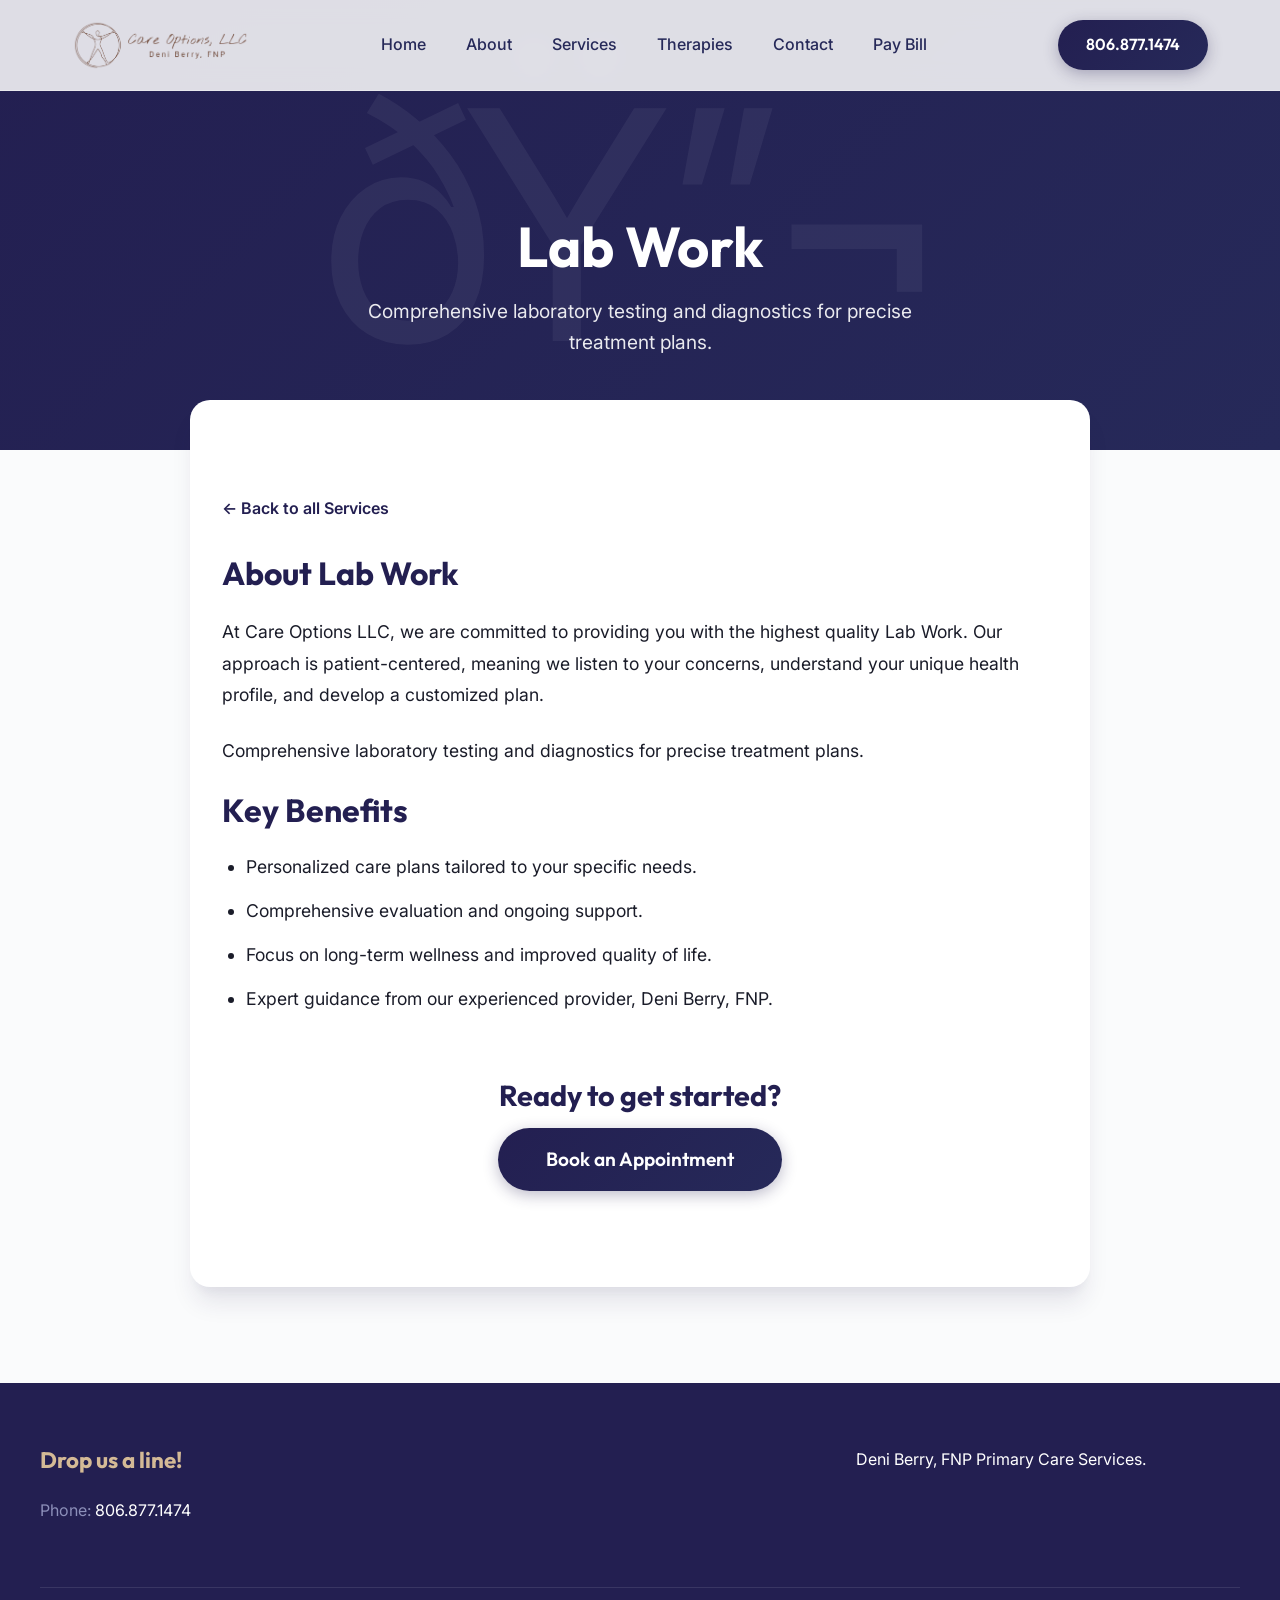
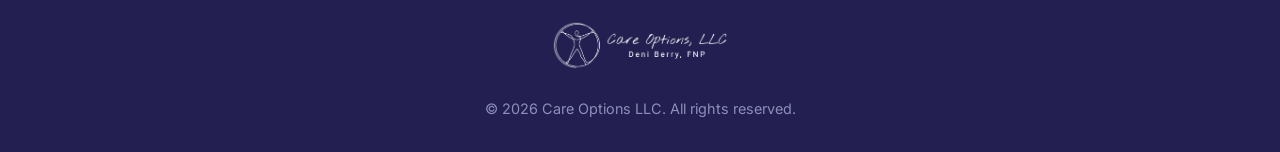
<file: services/lab-work.html>
﻿<!DOCTYPE html>
<html lang="en">
<head>
    <meta charset="UTF-8">
    <meta name="viewport" content="width=device-width, initial-scale=1.0">
    <title>Lab Work | Care Options LLC</title>
    <meta name="description" content="Comprehensive laboratory testing and diagnostics for precise treatment plans.">
    <link rel="preconnect" href="https://fonts.googleapis.com">
    <link rel="preconnect" href="https://fonts.gstatic.com" crossorigin>
    <link href="https://fonts.googleapis.com/css2?family=Outfit:wght@300;400;500;600;700&family=Inter:wght@300;400;500;600&display=swap" rel="stylesheet">
    <link rel="stylesheet" href="../css/style.css">
    <style>
        .service-hero { min-height: 50vh; padding-top: 120px; display: flex; align-items: center; justify-content: center; text-align: center; background: var(--grad-primary); color: var(--white); position: relative; overflow: hidden; }
        .service-hero::before { content: 'ðŸ”¬'; position: absolute; font-size: 20rem; opacity: 0.05; top: 50%; left: 50%; transform: translate(-50%, -50%); pointer-events: none; }
        .service-hero h1 { font-size: 3.5rem; color: var(--white); margin-bottom: 1rem; position: relative; z-index: 1; }
        .service-hero p { font-size: 1.2rem; max-width: 600px; margin: 0 auto; opacity: 0.9; position: relative; z-index: 1; }
        .service-content { max-width: 900px; margin: 0 auto; padding: 6rem 2rem; background: var(--white); border-radius: 20px; margin-top: -50px; position: relative; z-index: 10; box-shadow: var(--shadow-lg); margin-bottom: 6rem; }
        .service-content h2 { color: var(--clr-primary); margin-bottom: 1.5rem; font-size: 2rem; }
        .service-content p { margin-bottom: 1.5rem; font-size: 1.1rem; color: var(--text-dark); line-height: 1.8; }
        .service-content ul { margin-bottom: 2rem; padding-left: 1.5rem; }
        .service-content ul li { margin-bottom: 1rem; font-size: 1.1rem; color: var(--text-dark); }
        .back-link { display: inline-flex; align-items: center; gap: 0.5rem; margin-bottom: 2rem; color: var(--clr-primary); font-weight: 600; transition: var(--transition-smooth); }
        .back-link:hover { color: var(--clr-secondary-1); transform: translateX(-5px); }
    </style>
</head>
<body>
        <nav class="navbar scrolled" id="navbar">
        <div class="nav-container">
            <a href="../index.html" class="logo">
                <img src="../images/logo_horizontal.png" alt="Care Options LLC" style="max-height: 50px; width: auto;">
            </a>
            <div class="nav-links">
                <a href="../index.html#home">Home</a>
                <a href="../index.html#about">About</a>
                <a href="../index.html#services">Services</a>
                <a href="../index.html#therapies">Therapies</a>
                <a href="../index.html#contact">Contact</a>
                <a href="http://www.docpay.com/careoptions" target="_blank">Pay Bill</a>
            </div>
            <div class="nav-actions">
                <a href="tel:8068771474" class="btn btn-primary phone_num">806.877.1474</a>
                <button class="hamburger" id="hamburger" aria-label="Toggle Menu">
                    <span></span>
                    <span></span>
                    <span></span>
                </button>
            </div>
        </div>
    </nav>
    <header class="service-hero">
        <div>
            <h1>Lab Work</h1>
            <p>Comprehensive laboratory testing and diagnostics for precise treatment plans.</p>
        </div>
    </header>
    <main class="service-content">
        <a href="../index.html#services" class="back-link">&larr; Back to all Services</a>
        <h2>About Lab Work</h2>
        <p>At Care Options LLC, we are committed to providing you with the highest quality Lab Work. Our approach is patient-centered, meaning we listen to your concerns, understand your unique health profile, and develop a customized plan.</p>
        <p>Comprehensive laboratory testing and diagnostics for precise treatment plans.</p>
        <h2>Key Benefits</h2>
        <ul>
            <li>Personalized care plans tailored to your specific needs.</li>
            <li>Comprehensive evaluation and ongoing support.</li>
            <li>Focus on long-term wellness and improved quality of life.</li>
            <li>Expert guidance from our experienced provider, Deni Berry, FNP.</li>
        </ul>
        <div style="text-align: center; margin-top: 4rem;">
            <h3 style="color: var(--clr-primary); margin-bottom: 1rem; font-size: 1.8rem;">Ready to get started?</h3>
            <a href="../index.html#contact" class="btn btn-primary" style="padding: 1rem 3rem; font-size: 1.2rem;">Book an Appointment</a>
        </div>
    </main>
        <footer id="contact">
        <div class="footer-content">
            <div class="footer-contact">
                <h3>Drop us a line!</h3>
                <p style="color: var(--clr-secondary-5); margin-bottom: 1rem;">Phone: <a href="tel:8068771474" style="color: white;">806.877.1474</a></p>
            </div>
            <div class="footer-hours">
                <p>Deni Berry, FNP Primary Care Services.</p>
            </div>
        </div>
        <div class="footer-bottom">
            <a href="../index.html" class="logo footer-logo" style="display: block; margin-bottom: 1rem;">
                <img src="../images/logo_horizontal_white.png" alt="Care Options LLC" style="max-height: 50px; width: auto;">
            </a>
            <p>&copy; 2026 Care Options LLC. All rights reserved.</p>
        </div>
    </footer>
<script src="../js/script.js"></script>
</body>
</html>
</file>
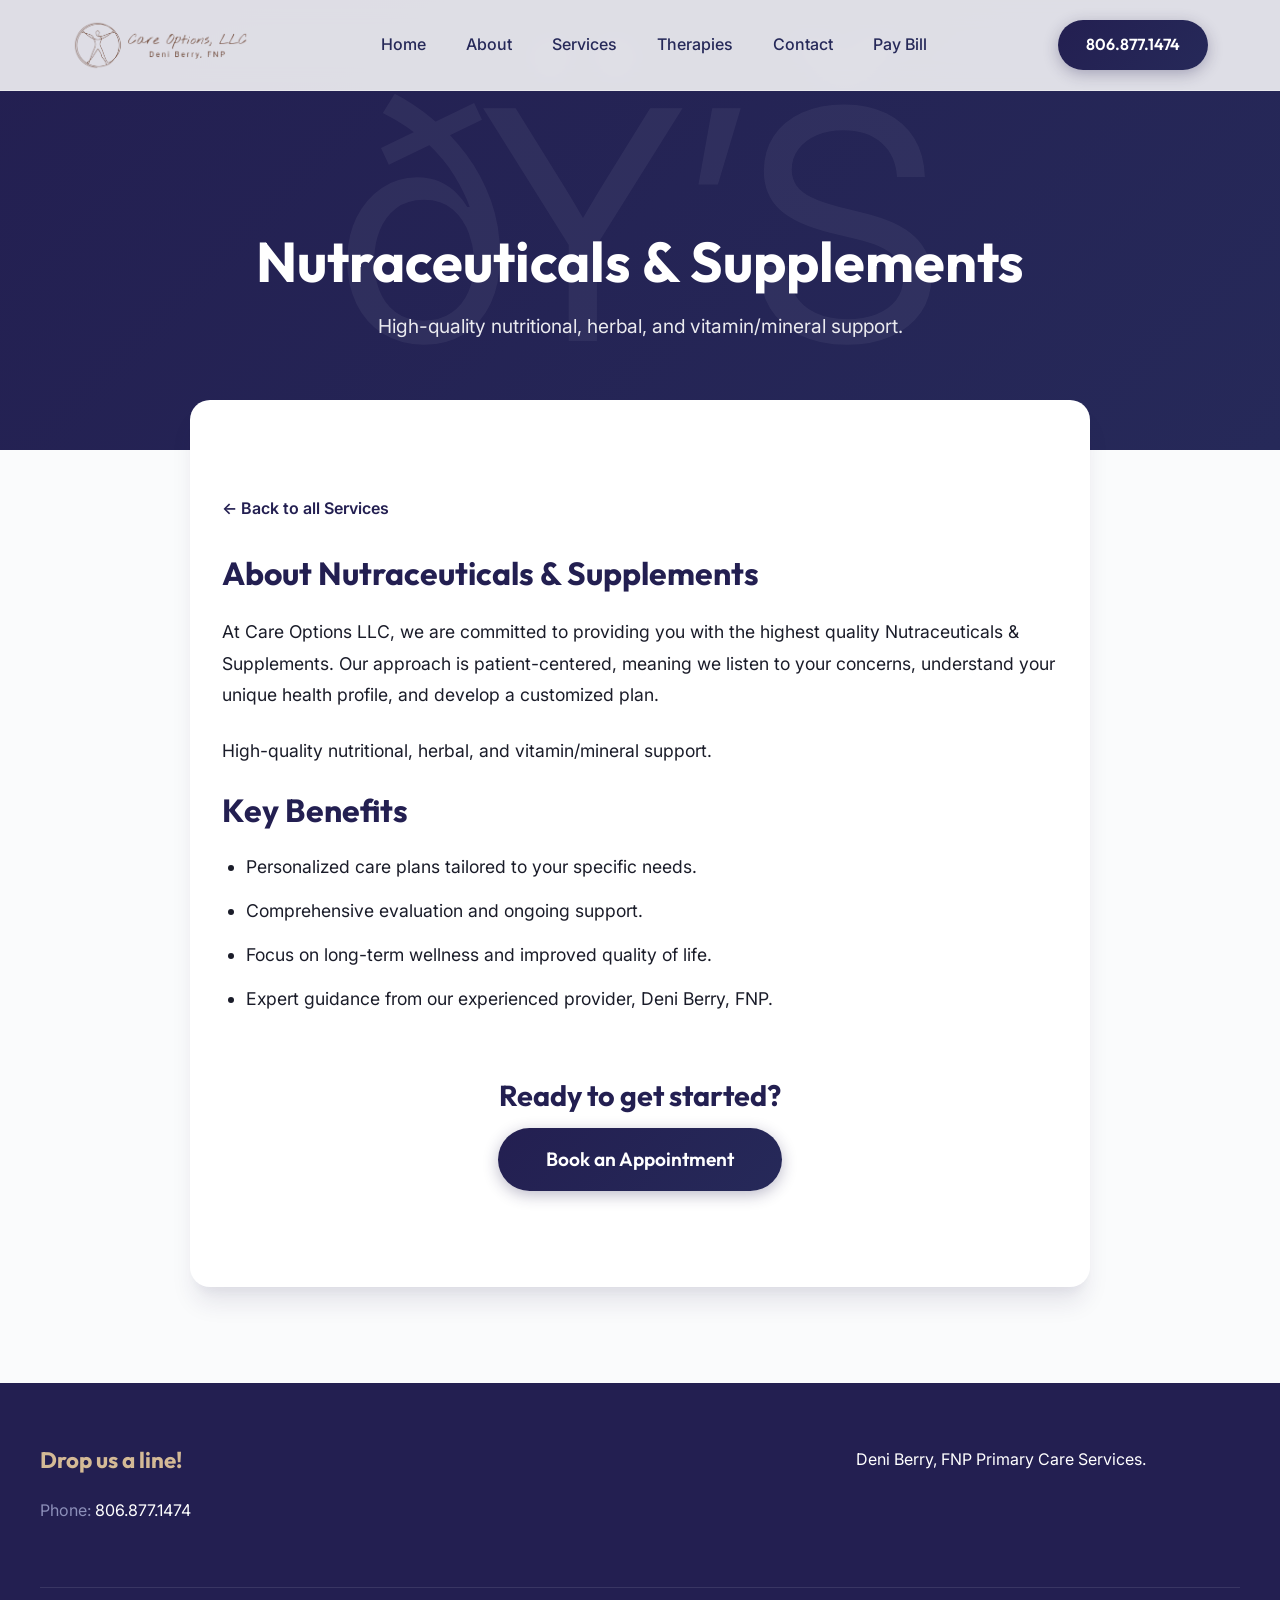
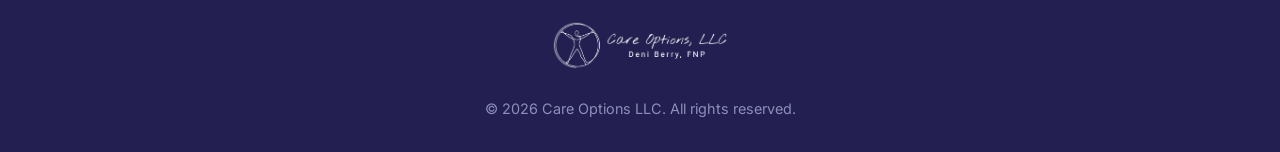
<file: services/nutraceuticals.html>
﻿<!DOCTYPE html>
<html lang="en">
<head>
    <meta charset="UTF-8">
    <meta name="viewport" content="width=device-width, initial-scale=1.0">
    <title>Nutraceuticals & Supplements | Care Options LLC</title>
    <meta name="description" content="High-quality nutritional, herbal, and vitamin/mineral support.">
    <link rel="preconnect" href="https://fonts.googleapis.com">
    <link rel="preconnect" href="https://fonts.gstatic.com" crossorigin>
    <link href="https://fonts.googleapis.com/css2?family=Outfit:wght@300;400;500;600;700&family=Inter:wght@300;400;500;600&display=swap" rel="stylesheet">
    <link rel="stylesheet" href="../css/style.css">
    <style>
        .service-hero { min-height: 50vh; padding-top: 120px; display: flex; align-items: center; justify-content: center; text-align: center; background: var(--grad-primary); color: var(--white); position: relative; overflow: hidden; }
        .service-hero::before { content: 'ðŸ’Š'; position: absolute; font-size: 20rem; opacity: 0.05; top: 50%; left: 50%; transform: translate(-50%, -50%); pointer-events: none; }
        .service-hero h1 { font-size: 3.5rem; color: var(--white); margin-bottom: 1rem; position: relative; z-index: 1; }
        .service-hero p { font-size: 1.2rem; max-width: 600px; margin: 0 auto; opacity: 0.9; position: relative; z-index: 1; }
        .service-content { max-width: 900px; margin: 0 auto; padding: 6rem 2rem; background: var(--white); border-radius: 20px; margin-top: -50px; position: relative; z-index: 10; box-shadow: var(--shadow-lg); margin-bottom: 6rem; }
        .service-content h2 { color: var(--clr-primary); margin-bottom: 1.5rem; font-size: 2rem; }
        .service-content p { margin-bottom: 1.5rem; font-size: 1.1rem; color: var(--text-dark); line-height: 1.8; }
        .service-content ul { margin-bottom: 2rem; padding-left: 1.5rem; }
        .service-content ul li { margin-bottom: 1rem; font-size: 1.1rem; color: var(--text-dark); }
        .back-link { display: inline-flex; align-items: center; gap: 0.5rem; margin-bottom: 2rem; color: var(--clr-primary); font-weight: 600; transition: var(--transition-smooth); }
        .back-link:hover { color: var(--clr-secondary-1); transform: translateX(-5px); }
    </style>
</head>
<body>
        <nav class="navbar scrolled" id="navbar">
        <div class="nav-container">
            <a href="../index.html" class="logo">
                <img src="../images/logo_horizontal.png" alt="Care Options LLC" style="max-height: 50px; width: auto;">
            </a>
            <div class="nav-links">
                <a href="../index.html#home">Home</a>
                <a href="../index.html#about">About</a>
                <a href="../index.html#services">Services</a>
                <a href="../index.html#therapies">Therapies</a>
                <a href="../index.html#contact">Contact</a>
                <a href="http://www.docpay.com/careoptions" target="_blank">Pay Bill</a>
            </div>
            <div class="nav-actions">
                <a href="tel:8068771474" class="btn btn-primary phone_num">806.877.1474</a>
                <button class="hamburger" id="hamburger" aria-label="Toggle Menu">
                    <span></span>
                    <span></span>
                    <span></span>
                </button>
            </div>
        </div>
    </nav>
    <header class="service-hero">
        <div>
            <h1>Nutraceuticals & Supplements</h1>
            <p>High-quality nutritional, herbal, and vitamin/mineral support.</p>
        </div>
    </header>
    <main class="service-content">
        <a href="../index.html#services" class="back-link">&larr; Back to all Services</a>
        <h2>About Nutraceuticals & Supplements</h2>
        <p>At Care Options LLC, we are committed to providing you with the highest quality Nutraceuticals & Supplements. Our approach is patient-centered, meaning we listen to your concerns, understand your unique health profile, and develop a customized plan.</p>
        <p>High-quality nutritional, herbal, and vitamin/mineral support.</p>
        <h2>Key Benefits</h2>
        <ul>
            <li>Personalized care plans tailored to your specific needs.</li>
            <li>Comprehensive evaluation and ongoing support.</li>
            <li>Focus on long-term wellness and improved quality of life.</li>
            <li>Expert guidance from our experienced provider, Deni Berry, FNP.</li>
        </ul>
        <div style="text-align: center; margin-top: 4rem;">
            <h3 style="color: var(--clr-primary); margin-bottom: 1rem; font-size: 1.8rem;">Ready to get started?</h3>
            <a href="../index.html#contact" class="btn btn-primary" style="padding: 1rem 3rem; font-size: 1.2rem;">Book an Appointment</a>
        </div>
    </main>
        <footer id="contact">
        <div class="footer-content">
            <div class="footer-contact">
                <h3>Drop us a line!</h3>
                <p style="color: var(--clr-secondary-5); margin-bottom: 1rem;">Phone: <a href="tel:8068771474" style="color: white;">806.877.1474</a></p>
            </div>
            <div class="footer-hours">
                <p>Deni Berry, FNP Primary Care Services.</p>
            </div>
        </div>
        <div class="footer-bottom">
            <a href="../index.html" class="logo footer-logo" style="display: block; margin-bottom: 1rem;">
                <img src="../images/logo_horizontal_white.png" alt="Care Options LLC" style="max-height: 50px; width: auto;">
            </a>
            <p>&copy; 2026 Care Options LLC. All rights reserved.</p>
        </div>
    </footer>
<script src="../js/script.js"></script>
</body>
</html>
</file>
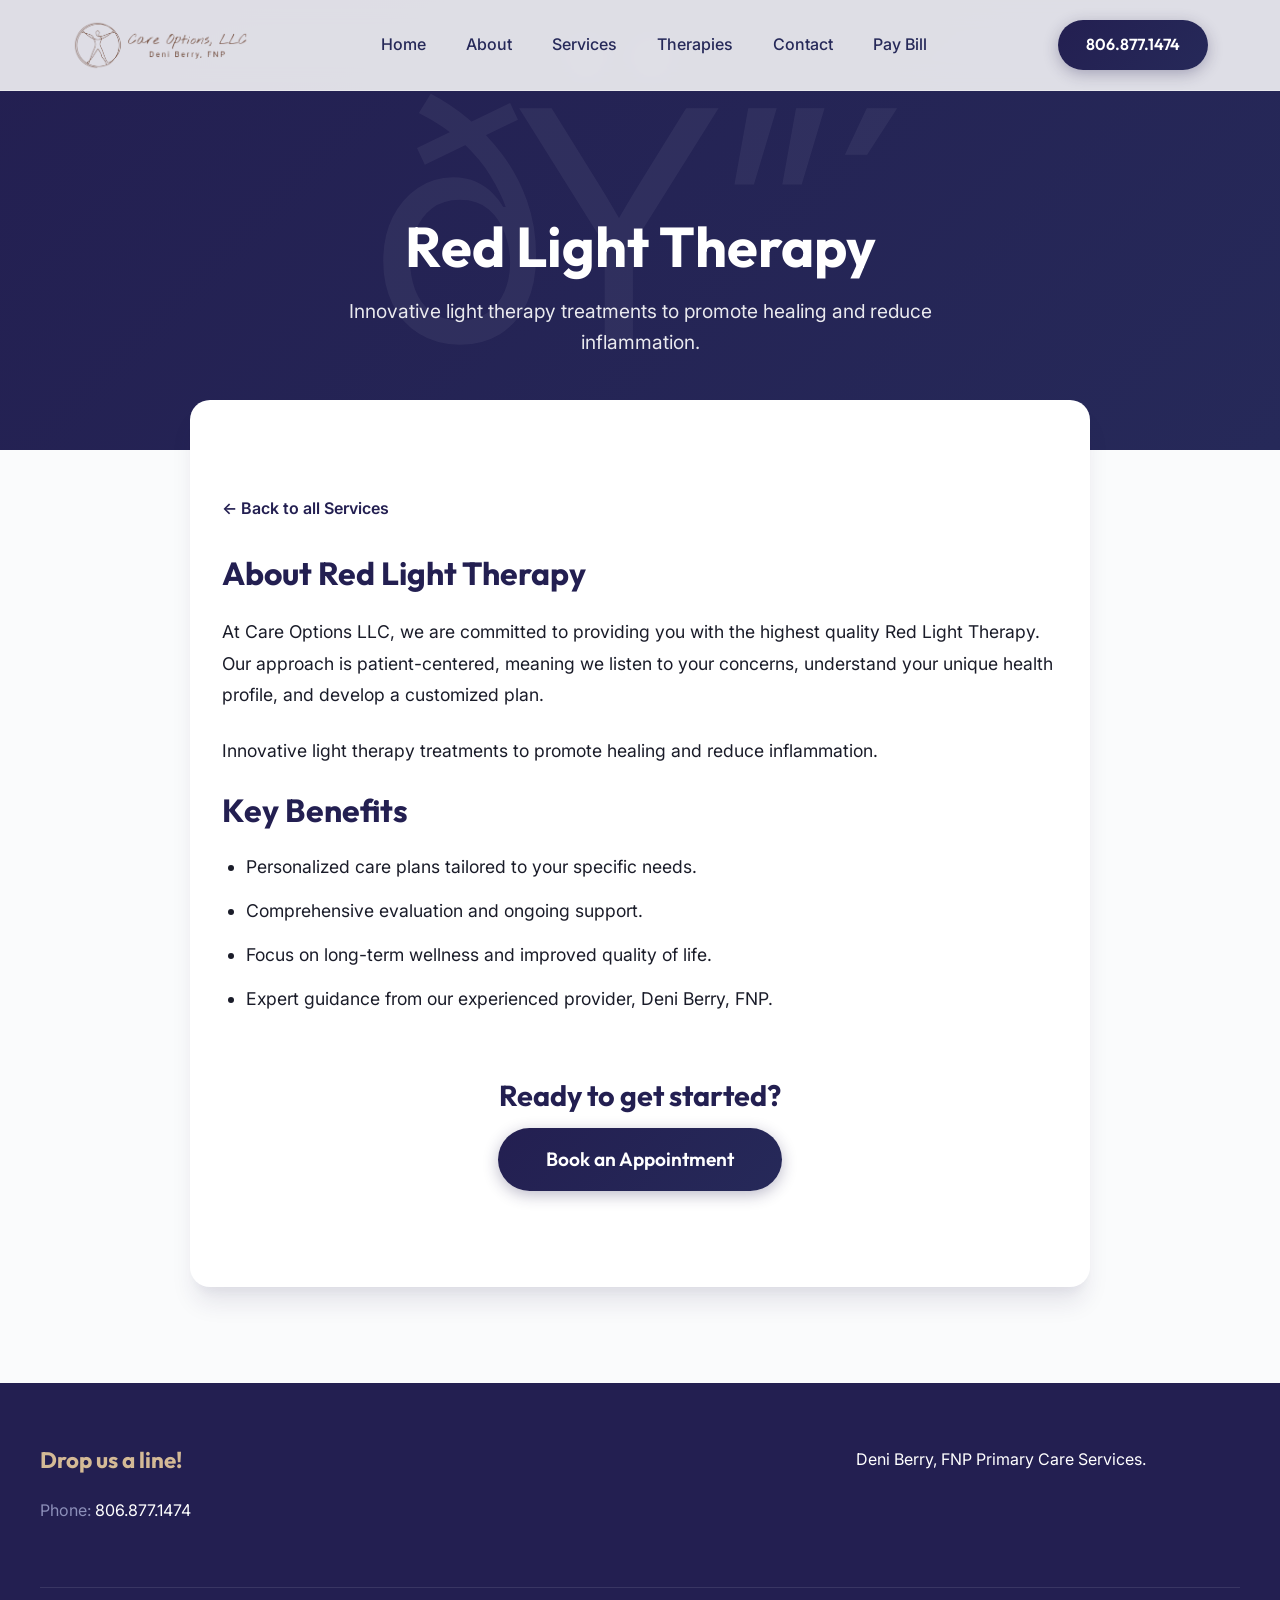
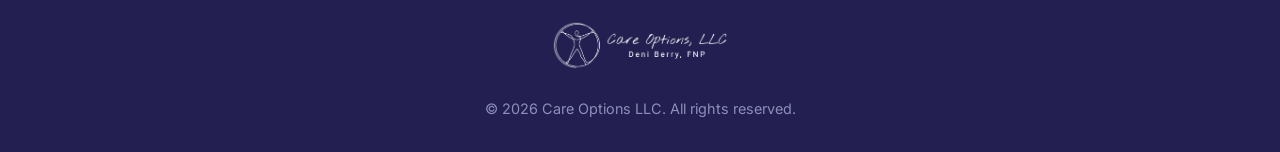
<file: services/red-light-therapy.html>
﻿<!DOCTYPE html>
<html lang="en">
<head>
    <meta charset="UTF-8">
    <meta name="viewport" content="width=device-width, initial-scale=1.0">
    <title>Red Light Therapy | Care Options LLC</title>
    <meta name="description" content="Innovative light therapy treatments to promote healing and reduce inflammation.">
    <link rel="preconnect" href="https://fonts.googleapis.com">
    <link rel="preconnect" href="https://fonts.gstatic.com" crossorigin>
    <link href="https://fonts.googleapis.com/css2?family=Outfit:wght@300;400;500;600;700&family=Inter:wght@300;400;500;600&display=swap" rel="stylesheet">
    <link rel="stylesheet" href="../css/style.css">
    <style>
        .service-hero { min-height: 50vh; padding-top: 120px; display: flex; align-items: center; justify-content: center; text-align: center; background: var(--grad-primary); color: var(--white); position: relative; overflow: hidden; }
        .service-hero::before { content: 'ðŸ”´'; position: absolute; font-size: 20rem; opacity: 0.05; top: 50%; left: 50%; transform: translate(-50%, -50%); pointer-events: none; }
        .service-hero h1 { font-size: 3.5rem; color: var(--white); margin-bottom: 1rem; position: relative; z-index: 1; }
        .service-hero p { font-size: 1.2rem; max-width: 600px; margin: 0 auto; opacity: 0.9; position: relative; z-index: 1; }
        .service-content { max-width: 900px; margin: 0 auto; padding: 6rem 2rem; background: var(--white); border-radius: 20px; margin-top: -50px; position: relative; z-index: 10; box-shadow: var(--shadow-lg); margin-bottom: 6rem; }
        .service-content h2 { color: var(--clr-primary); margin-bottom: 1.5rem; font-size: 2rem; }
        .service-content p { margin-bottom: 1.5rem; font-size: 1.1rem; color: var(--text-dark); line-height: 1.8; }
        .service-content ul { margin-bottom: 2rem; padding-left: 1.5rem; }
        .service-content ul li { margin-bottom: 1rem; font-size: 1.1rem; color: var(--text-dark); }
        .back-link { display: inline-flex; align-items: center; gap: 0.5rem; margin-bottom: 2rem; color: var(--clr-primary); font-weight: 600; transition: var(--transition-smooth); }
        .back-link:hover { color: var(--clr-secondary-1); transform: translateX(-5px); }
    </style>
</head>
<body>
        <nav class="navbar scrolled" id="navbar">
        <div class="nav-container">
            <a href="../index.html" class="logo">
                <img src="../images/logo_horizontal.png" alt="Care Options LLC" style="max-height: 50px; width: auto;">
            </a>
            <div class="nav-links">
                <a href="../index.html#home">Home</a>
                <a href="../index.html#about">About</a>
                <a href="../index.html#services">Services</a>
                <a href="../index.html#therapies">Therapies</a>
                <a href="../index.html#contact">Contact</a>
                <a href="http://www.docpay.com/careoptions" target="_blank">Pay Bill</a>
            </div>
            <div class="nav-actions">
                <a href="tel:8068771474" class="btn btn-primary phone_num">806.877.1474</a>
                <button class="hamburger" id="hamburger" aria-label="Toggle Menu">
                    <span></span>
                    <span></span>
                    <span></span>
                </button>
            </div>
        </div>
    </nav>
    <header class="service-hero">
        <div>
            <h1>Red Light Therapy</h1>
            <p>Innovative light therapy treatments to promote healing and reduce inflammation.</p>
        </div>
    </header>
    <main class="service-content">
        <a href="../index.html#services" class="back-link">&larr; Back to all Services</a>
        <h2>About Red Light Therapy</h2>
        <p>At Care Options LLC, we are committed to providing you with the highest quality Red Light Therapy. Our approach is patient-centered, meaning we listen to your concerns, understand your unique health profile, and develop a customized plan.</p>
        <p>Innovative light therapy treatments to promote healing and reduce inflammation.</p>
        <h2>Key Benefits</h2>
        <ul>
            <li>Personalized care plans tailored to your specific needs.</li>
            <li>Comprehensive evaluation and ongoing support.</li>
            <li>Focus on long-term wellness and improved quality of life.</li>
            <li>Expert guidance from our experienced provider, Deni Berry, FNP.</li>
        </ul>
        <div style="text-align: center; margin-top: 4rem;">
            <h3 style="color: var(--clr-primary); margin-bottom: 1rem; font-size: 1.8rem;">Ready to get started?</h3>
            <a href="../index.html#contact" class="btn btn-primary" style="padding: 1rem 3rem; font-size: 1.2rem;">Book an Appointment</a>
        </div>
    </main>
        <footer id="contact">
        <div class="footer-content">
            <div class="footer-contact">
                <h3>Drop us a line!</h3>
                <p style="color: var(--clr-secondary-5); margin-bottom: 1rem;">Phone: <a href="tel:8068771474" style="color: white;">806.877.1474</a></p>
            </div>
            <div class="footer-hours">
                <p>Deni Berry, FNP Primary Care Services.</p>
            </div>
        </div>
        <div class="footer-bottom">
            <a href="../index.html" class="logo footer-logo" style="display: block; margin-bottom: 1rem;">
                <img src="../images/logo_horizontal_white.png" alt="Care Options LLC" style="max-height: 50px; width: auto;">
            </a>
            <p>&copy; 2026 Care Options LLC. All rights reserved.</p>
        </div>
    </footer>
<script src="../js/script.js"></script>
</body>
</html>
</file>
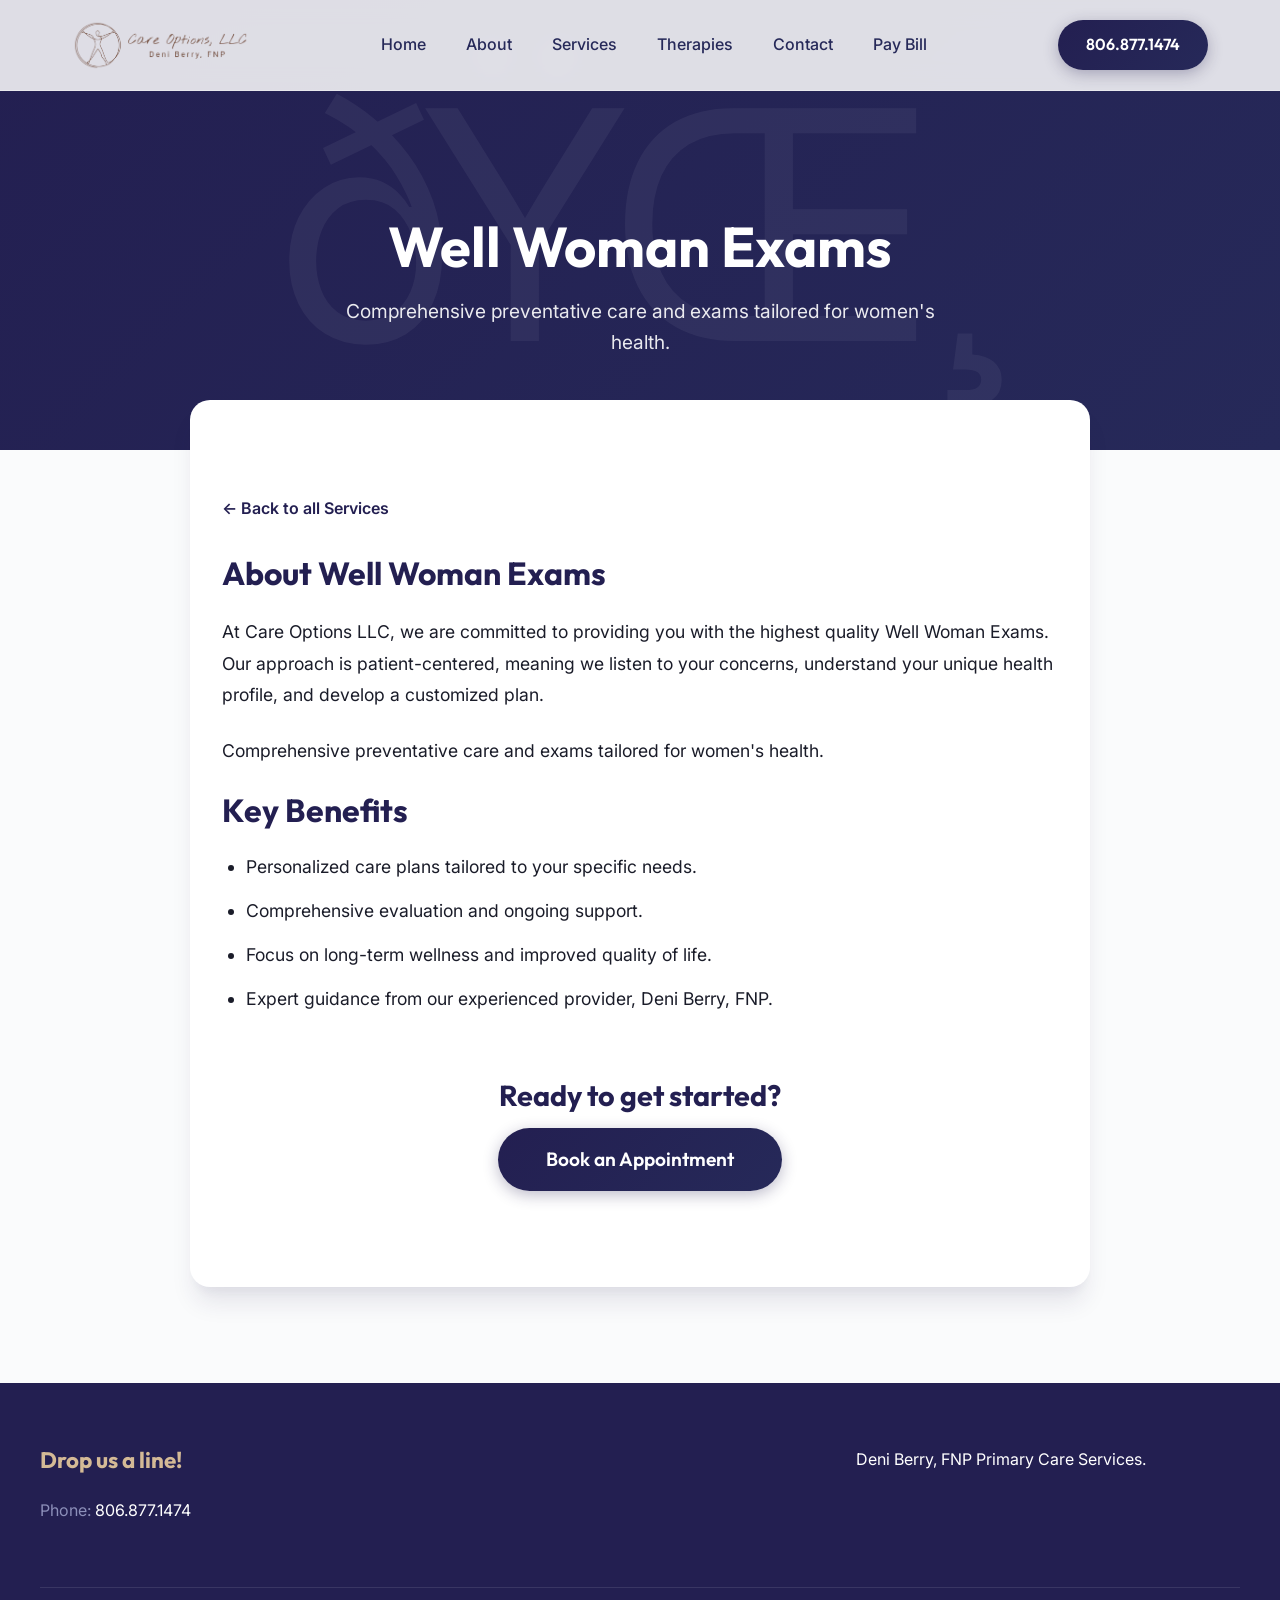
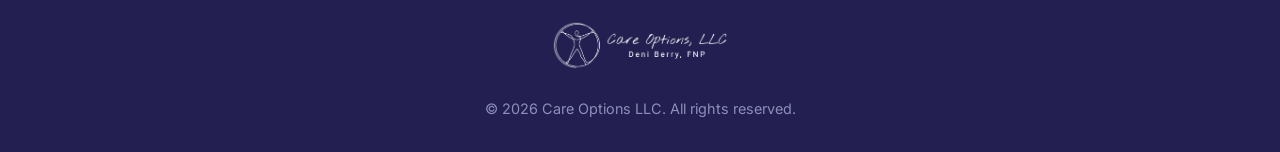
<file: services/well-woman-exams.html>
﻿<!DOCTYPE html>
<html lang="en">
<head>
    <meta charset="UTF-8">
    <meta name="viewport" content="width=device-width, initial-scale=1.0">
    <title>Well Woman Exams | Care Options LLC</title>
    <meta name="description" content="Comprehensive preventative care and exams tailored for women's health.">
    <link rel="preconnect" href="https://fonts.googleapis.com">
    <link rel="preconnect" href="https://fonts.gstatic.com" crossorigin>
    <link href="https://fonts.googleapis.com/css2?family=Outfit:wght@300;400;500;600;700&family=Inter:wght@300;400;500;600&display=swap" rel="stylesheet">
    <link rel="stylesheet" href="../css/style.css">
    <style>
        .service-hero { min-height: 50vh; padding-top: 120px; display: flex; align-items: center; justify-content: center; text-align: center; background: var(--grad-primary); color: var(--white); position: relative; overflow: hidden; }
        .service-hero::before { content: 'ðŸŒ¸'; position: absolute; font-size: 20rem; opacity: 0.05; top: 50%; left: 50%; transform: translate(-50%, -50%); pointer-events: none; }
        .service-hero h1 { font-size: 3.5rem; color: var(--white); margin-bottom: 1rem; position: relative; z-index: 1; }
        .service-hero p { font-size: 1.2rem; max-width: 600px; margin: 0 auto; opacity: 0.9; position: relative; z-index: 1; }
        .service-content { max-width: 900px; margin: 0 auto; padding: 6rem 2rem; background: var(--white); border-radius: 20px; margin-top: -50px; position: relative; z-index: 10; box-shadow: var(--shadow-lg); margin-bottom: 6rem; }
        .service-content h2 { color: var(--clr-primary); margin-bottom: 1.5rem; font-size: 2rem; }
        .service-content p { margin-bottom: 1.5rem; font-size: 1.1rem; color: var(--text-dark); line-height: 1.8; }
        .service-content ul { margin-bottom: 2rem; padding-left: 1.5rem; }
        .service-content ul li { margin-bottom: 1rem; font-size: 1.1rem; color: var(--text-dark); }
        .back-link { display: inline-flex; align-items: center; gap: 0.5rem; margin-bottom: 2rem; color: var(--clr-primary); font-weight: 600; transition: var(--transition-smooth); }
        .back-link:hover { color: var(--clr-secondary-1); transform: translateX(-5px); }
    </style>
</head>
<body>
        <nav class="navbar scrolled" id="navbar">
        <div class="nav-container">
            <a href="../index.html" class="logo">
                <img src="../images/logo_horizontal.png" alt="Care Options LLC" style="max-height: 50px; width: auto;">
            </a>
            <div class="nav-links">
                <a href="../index.html#home">Home</a>
                <a href="../index.html#about">About</a>
                <a href="../index.html#services">Services</a>
                <a href="../index.html#therapies">Therapies</a>
                <a href="../index.html#contact">Contact</a>
                <a href="http://www.docpay.com/careoptions" target="_blank">Pay Bill</a>
            </div>
            <div class="nav-actions">
                <a href="tel:8068771474" class="btn btn-primary phone_num">806.877.1474</a>
                <button class="hamburger" id="hamburger" aria-label="Toggle Menu">
                    <span></span>
                    <span></span>
                    <span></span>
                </button>
            </div>
        </div>
    </nav>
    <header class="service-hero">
        <div>
            <h1>Well Woman Exams</h1>
            <p>Comprehensive preventative care and exams tailored for women's health.</p>
        </div>
    </header>
    <main class="service-content">
        <a href="../index.html#services" class="back-link">&larr; Back to all Services</a>
        <h2>About Well Woman Exams</h2>
        <p>At Care Options LLC, we are committed to providing you with the highest quality Well Woman Exams. Our approach is patient-centered, meaning we listen to your concerns, understand your unique health profile, and develop a customized plan.</p>
        <p>Comprehensive preventative care and exams tailored for women's health.</p>
        <h2>Key Benefits</h2>
        <ul>
            <li>Personalized care plans tailored to your specific needs.</li>
            <li>Comprehensive evaluation and ongoing support.</li>
            <li>Focus on long-term wellness and improved quality of life.</li>
            <li>Expert guidance from our experienced provider, Deni Berry, FNP.</li>
        </ul>
        <div style="text-align: center; margin-top: 4rem;">
            <h3 style="color: var(--clr-primary); margin-bottom: 1rem; font-size: 1.8rem;">Ready to get started?</h3>
            <a href="../index.html#contact" class="btn btn-primary" style="padding: 1rem 3rem; font-size: 1.2rem;">Book an Appointment</a>
        </div>
    </main>
        <footer id="contact">
        <div class="footer-content">
            <div class="footer-contact">
                <h3>Drop us a line!</h3>
                <p style="color: var(--clr-secondary-5); margin-bottom: 1rem;">Phone: <a href="tel:8068771474" style="color: white;">806.877.1474</a></p>
            </div>
            <div class="footer-hours">
                <p>Deni Berry, FNP Primary Care Services.</p>
            </div>
        </div>
        <div class="footer-bottom">
            <a href="../index.html" class="logo footer-logo" style="display: block; margin-bottom: 1rem;">
                <img src="../images/logo_horizontal_white.png" alt="Care Options LLC" style="max-height: 50px; width: auto;">
            </a>
            <p>&copy; 2026 Care Options LLC. All rights reserved.</p>
        </div>
    </footer>
<script src="../js/script.js"></script>
</body>
</html>
</file>
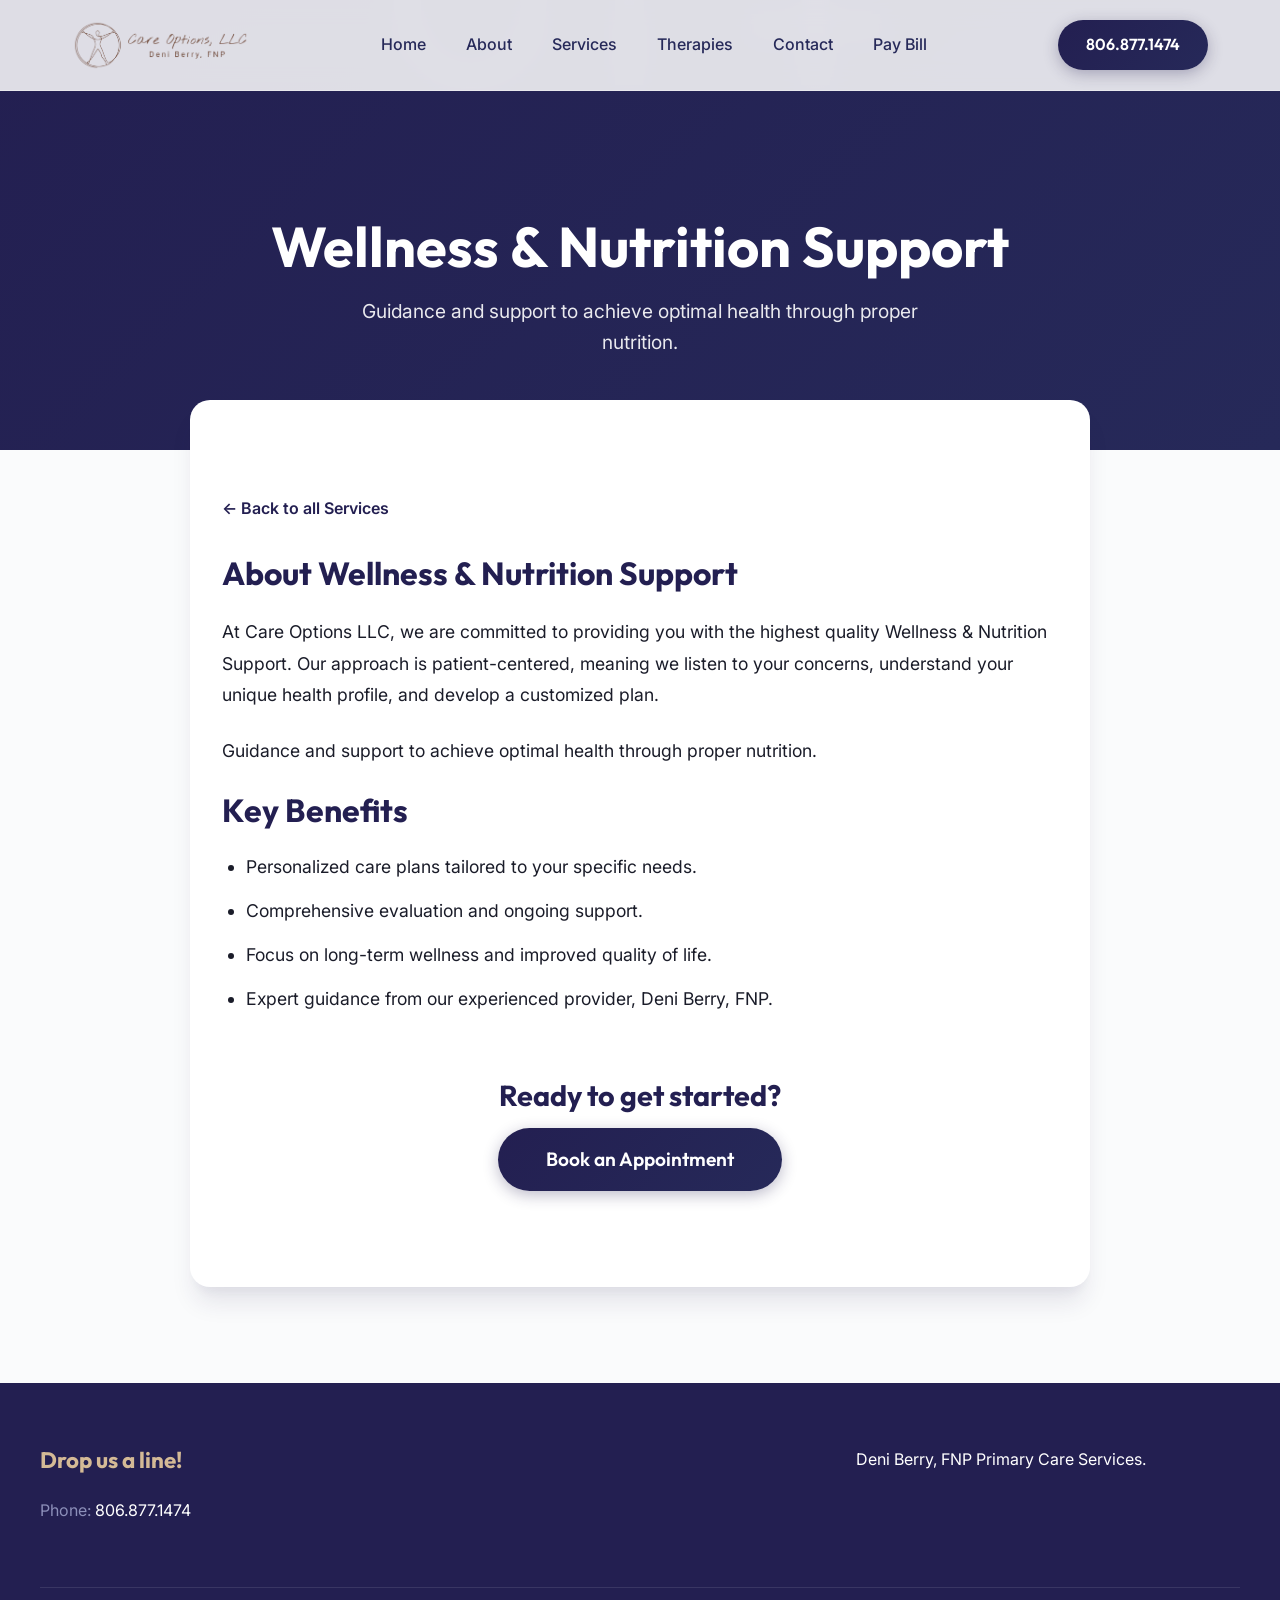
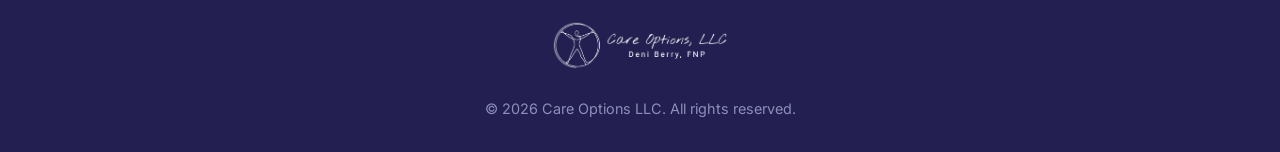
<file: services/wellness-and-nutrition.html>
﻿<!DOCTYPE html>
<html lang="en">
<head>
    <meta charset="UTF-8">
    <meta name="viewport" content="width=device-width, initial-scale=1.0">
    <title>Wellness & Nutrition Support | Care Options LLC</title>
    <meta name="description" content="Guidance and support to achieve optimal health through proper nutrition.">
    <link rel="preconnect" href="https://fonts.googleapis.com">
    <link rel="preconnect" href="https://fonts.gstatic.com" crossorigin>
    <link href="https://fonts.googleapis.com/css2?family=Outfit:wght@300;400;500;600;700&family=Inter:wght@300;400;500;600&display=swap" rel="stylesheet">
    <link rel="stylesheet" href="../css/style.css">
    <style>
        .service-hero { min-height: 50vh; padding-top: 120px; display: flex; align-items: center; justify-content: center; text-align: center; background: var(--grad-primary); color: var(--white); position: relative; overflow: hidden; }
        .service-hero::before { content: 'ðŸ¥—'; position: absolute; font-size: 20rem; opacity: 0.05; top: 50%; left: 50%; transform: translate(-50%, -50%); pointer-events: none; }
        .service-hero h1 { font-size: 3.5rem; color: var(--white); margin-bottom: 1rem; position: relative; z-index: 1; }
        .service-hero p { font-size: 1.2rem; max-width: 600px; margin: 0 auto; opacity: 0.9; position: relative; z-index: 1; }
        .service-content { max-width: 900px; margin: 0 auto; padding: 6rem 2rem; background: var(--white); border-radius: 20px; margin-top: -50px; position: relative; z-index: 10; box-shadow: var(--shadow-lg); margin-bottom: 6rem; }
        .service-content h2 { color: var(--clr-primary); margin-bottom: 1.5rem; font-size: 2rem; }
        .service-content p { margin-bottom: 1.5rem; font-size: 1.1rem; color: var(--text-dark); line-height: 1.8; }
        .service-content ul { margin-bottom: 2rem; padding-left: 1.5rem; }
        .service-content ul li { margin-bottom: 1rem; font-size: 1.1rem; color: var(--text-dark); }
        .back-link { display: inline-flex; align-items: center; gap: 0.5rem; margin-bottom: 2rem; color: var(--clr-primary); font-weight: 600; transition: var(--transition-smooth); }
        .back-link:hover { color: var(--clr-secondary-1); transform: translateX(-5px); }
    </style>
</head>
<body>
        <nav class="navbar scrolled" id="navbar">
        <div class="nav-container">
            <a href="../index.html" class="logo">
                <img src="../images/logo_horizontal.png" alt="Care Options LLC" style="max-height: 50px; width: auto;">
            </a>
            <div class="nav-links">
                <a href="../index.html#home">Home</a>
                <a href="../index.html#about">About</a>
                <a href="../index.html#services">Services</a>
                <a href="../index.html#therapies">Therapies</a>
                <a href="../index.html#contact">Contact</a>
                <a href="http://www.docpay.com/careoptions" target="_blank">Pay Bill</a>
            </div>
            <div class="nav-actions">
                <a href="tel:8068771474" class="btn btn-primary phone_num">806.877.1474</a>
                <button class="hamburger" id="hamburger" aria-label="Toggle Menu">
                    <span></span>
                    <span></span>
                    <span></span>
                </button>
            </div>
        </div>
    </nav>
    <header class="service-hero">
        <div>
            <h1>Wellness & Nutrition Support</h1>
            <p>Guidance and support to achieve optimal health through proper nutrition.</p>
        </div>
    </header>
    <main class="service-content">
        <a href="../index.html#services" class="back-link">&larr; Back to all Services</a>
        <h2>About Wellness & Nutrition Support</h2>
        <p>At Care Options LLC, we are committed to providing you with the highest quality Wellness & Nutrition Support. Our approach is patient-centered, meaning we listen to your concerns, understand your unique health profile, and develop a customized plan.</p>
        <p>Guidance and support to achieve optimal health through proper nutrition.</p>
        <h2>Key Benefits</h2>
        <ul>
            <li>Personalized care plans tailored to your specific needs.</li>
            <li>Comprehensive evaluation and ongoing support.</li>
            <li>Focus on long-term wellness and improved quality of life.</li>
            <li>Expert guidance from our experienced provider, Deni Berry, FNP.</li>
        </ul>
        <div style="text-align: center; margin-top: 4rem;">
            <h3 style="color: var(--clr-primary); margin-bottom: 1rem; font-size: 1.8rem;">Ready to get started?</h3>
            <a href="../index.html#contact" class="btn btn-primary" style="padding: 1rem 3rem; font-size: 1.2rem;">Book an Appointment</a>
        </div>
    </main>
        <footer id="contact">
        <div class="footer-content">
            <div class="footer-contact">
                <h3>Drop us a line!</h3>
                <p style="color: var(--clr-secondary-5); margin-bottom: 1rem;">Phone: <a href="tel:8068771474" style="color: white;">806.877.1474</a></p>
            </div>
            <div class="footer-hours">
                <p>Deni Berry, FNP Primary Care Services.</p>
            </div>
        </div>
        <div class="footer-bottom">
            <a href="../index.html" class="logo footer-logo" style="display: block; margin-bottom: 1rem;">
                <img src="../images/logo_horizontal_white.png" alt="Care Options LLC" style="max-height: 50px; width: auto;">
            </a>
            <p>&copy; 2026 Care Options LLC. All rights reserved.</p>
        </div>
    </footer>
<script src="../js/script.js"></script>
</body>
</html>
</file>
<file: css/style.css>
:root {
    /* Primary & Secondary */
    --clr-primary: #231F51;
    --clr-secondary-1: #D4BA96;
    --clr-secondary-2: #262959;
    --clr-secondary-3: #B19A6F;
    --clr-secondary-4: #575A7E;
    --clr-secondary-5: #8C8FB9;

    /* Backgrounds & Text */
    --bg-main: #FAFBFC;
    --bg-card: #FFFFFF;
    --text-dark: #1A1C29;
    --text-light: #64677A;
    --white: #FFFFFF;

    /* Gradients */
    --grad-primary: linear-gradient(135deg, var(--clr-primary), var(--clr-secondary-2));
    --grad-accent: linear-gradient(135deg, var(--clr-secondary-1), var(--clr-secondary-3));

    /* Shadows */
    --shadow-sm: 0 4px 6px -1px rgba(35, 31, 81, 0.05), 0 2px 4px -1px rgba(35, 31, 81, 0.03);
    --shadow-md: 0 10px 15px -3px rgba(35, 31, 81, 0.08), 0 4px 6px -2px rgba(35, 31, 81, 0.04);
    --shadow-lg: 0 20px 25px -5px rgba(35, 31, 81, 0.1), 0 10px 10px -5px rgba(35, 31, 81, 0.04);

    /* Glassmorphism */
    --glass-bg: rgba(255, 255, 255, 0.85);
    --glass-border: rgba(255, 255, 255, 0.3);

    /* Typography */
    --font-heading: 'Outfit', sans-serif;
    --font-body: 'Inter', sans-serif;

    /* Transitions */
    --transition-smooth: all 0.3s cubic-bezier(0.4, 0, 0.2, 1);
}

* {
    margin: 0;
    padding: 0;
    box-sizing: border-box;
}

html {
    scroll-behavior: smooth;
    font-size: 16px;
}

body {
    font-family: var(--font-body);
    color: var(--text-dark);
    background-color: var(--bg-main);
    line-height: 1.6;
    overflow-x: hidden;
}

h1,
h2,
h3,
h4,
h5,
h6 {
    font-family: var(--font-heading);
    font-weight: 700;
    line-height: 1.2;
}

a {
    text-decoration: none;
    color: inherit;
}

/* --- Buttons --- */
.btn {
    display: inline-flex;
    align-items: center;
    justify-content: center;
    padding: 0.75rem 1.75rem;
    border-radius: 50px;
    font-family: var(--font-heading);
    font-weight: 600;
    font-size: 1rem;
    transition: var(--transition-smooth);
    cursor: pointer;
    border: none;
}

.btn-primary {
    background: var(--grad-primary);
    color: var(--white);
    box-shadow: 0 4px 15px rgba(35, 31, 81, 0.3);
}

.btn-primary:hover {
    transform: translateY(-2px);
    box-shadow: 0 6px 20px rgba(35, 31, 81, 0.4);
}

.btn-secondary {
    background: var(--white);
    color: var(--clr-primary);
    border: 2px solid var(--clr-primary);
}

.btn-secondary:hover {
    background: var(--clr-primary);
    color: var(--white);
}

.mt-2 {
    margin-top: 2rem;
}

/* --- Navbar --- */
.navbar {
    position: fixed;
    top: 0;
    left: 0;
    width: 100%;
    z-index: 1000;
    background: var(--glass-bg);
    backdrop-filter: blur(12px);
    -webkit-backdrop-filter: blur(12px);
    border-bottom: 1px solid var(--glass-border);
    transition: var(--transition-smooth);
    padding: 1.25rem 0;
}

.navbar.scrolled {
    padding: 0.75rem 0;
    box-shadow: var(--shadow-sm);
}

.nav-container {
    max-width: 1200px;
    margin: 0 auto;
    padding: 0 2rem;
    display: flex;
    justify-content: space-between;
    align-items: center;
}

.logo {
    font-family: var(--font-heading);
    font-size: 1.5rem;
    font-weight: 700;
    color: var(--clr-primary);
    display: flex;
    align-items: center;
}

.logo span {
    color: var(--clr-secondary-1);
}

.nav-links {
    display: flex;
    gap: 2.5rem;
}

.nav-links a {
    font-weight: 500;
    color: var(--clr-secondary-2);
    position: relative;
    transition: var(--transition-smooth);
}

.nav-links a::after {
    content: '';
    position: absolute;
    bottom: -4px;
    left: 0;
    width: 0%;
    height: 2px;
    background: var(--clr-secondary-1);
    transition: var(--transition-smooth);
}

.nav-links a:hover {
    color: var(--clr-primary);
}

.nav-links a:hover::after {
    width: 100%;
}

/* --- Section Formatting --- */
.section {
    padding: 6rem 2rem;
}

.section-header {
    text-align: center;
    margin-bottom: 4rem;
    max-width: 600px;
    margin-inline: auto;
}

.section-header h2 {
    font-size: 2.5rem;
    color: var(--clr-primary);
    margin-bottom: 1rem;
}

.section-header p {
    color: var(--text-light);
    font-size: 1.1rem;
}

/* --- Hero Section --- */
.hero {
    min-height: 100vh;
    padding-top: 100px;
    display: grid;
    grid-template-columns: 1fr 1fr;
    gap: 4rem;
    align-items: center;
    max-width: 1200px;
    margin: 0 auto;
    padding-inline: 2rem;
}

.hero-content {
    animation: fadeUp 1s ease-out;
}

.badge {
    display: inline-block;
    padding: 0.5rem 1rem;
    background: var(--clr-secondary-3);
    color: var(--bg-main);
    font-weight: 600;
    border-radius: 50px;
    font-size: 0.9rem;
    margin-bottom: 1.5rem;
}

.hero h1 {
    font-size: 3.8rem;
    color: var(--clr-primary);
    margin-bottom: 1.5rem;
    letter-spacing: -1px;
}

.hero p {
    font-size: 1.2rem;
    color: var(--text-light);
    margin-bottom: 2.5rem;
    max-width: 480px;
}

.hero-actions {
    display: flex;
    gap: 1rem;
}

.hero-image-wrapper {
    position: relative;
    animation: fadeLeft 1s ease-out 0.2s backwards;
}

.hero-image {
    width: 100%;
    height: auto;
    border-radius: 24px;
    box-shadow: var(--shadow-lg);
    object-fit: cover;
}

.glass-card {
    position: absolute;
    bottom: -30px;
    left: -30px;
    background: var(--glass-bg);
    backdrop-filter: blur(16px);
    -webkit-backdrop-filter: blur(16px);
    border: 1px solid var(--glass-border);
    padding: 1.5rem;
    border-radius: 16px;
    display: flex;
    align-items: center;
    gap: 1rem;
    box-shadow: var(--shadow-md);
    animation: float 4s ease-in-out infinite;
}

.card-icon {
    font-size: 2rem;
    background: rgba(35, 31, 81, 0.05);
    padding: 0.75rem;
    border-radius: 12px;
}

/* --- Services Grid --- */
.service-card-link {
    display: block;
    text-decoration: none;
    color: inherit;
}

.learn-more {
    display: inline-block;
    margin-top: 1.5rem;
    color: var(--clr-secondary-3);
    font-weight: 600;
    font-size: 0.95rem;
    transition: var(--transition-smooth);
}

.service-card:hover .learn-more {
    color: var(--clr-primary);
    transform: translateX(5px);
}

.services-grid {
    display: grid;
    grid-template-columns: repeat(auto-fit, minmax(250px, 1fr));
    gap: 2rem;
    max-width: 1200px;
    margin: 0 auto;
}

.service-card {
    background: var(--bg-card);
    padding: 2.5rem 2rem;
    border-radius: 20px;
    box-shadow: var(--shadow-sm);
    transition: var(--transition-smooth);
    border: 1px solid rgba(212, 186, 150, 0.1);
    position: relative;
    overflow: hidden;
}

.service-card::before {
    content: '';
    position: absolute;
    top: 0;
    left: 0;
    width: 100%;
    height: 4px;
    background: var(--grad-accent);
    transform: scaleX(0);
    transform-origin: left;
    transition: var(--transition-smooth);
}

.service-card:hover {
    transform: translateY(-10px);
    box-shadow: var(--shadow-lg);
}

.service-card:hover::before {
    transform: scaleX(1);
}

.service-icon {
    font-size: 2.5rem;
    margin-bottom: 1.5rem;
    display: inline-block;
}

.service-card h3 {
    color: var(--clr-primary);
    margin-bottom: 1rem;
    font-size: 1.4rem;
}

.service-card p {
    color: var(--text-light);
    font-size: 0.95rem;
}

/* --- About Section --- */
.about {
    background-color: var(--white);
}

.about-container {
    max-width: 1200px;
    margin: 0 auto;
    display: grid;
    grid-template-columns: 1fr 1fr;
    gap: 5rem;
    align-items: center;
}

.about-image-wrapper {
    position: relative;
}

.about-image {
    width: 100%;
    border-radius: 20px;
    box-shadow: var(--shadow-md);
    position: relative;
    z-index: 2;
}

.decor-circle {
    position: absolute;
    top: -30px;
    left: -30px;
    width: 200px;
    height: 200px;
    border-radius: 50%;
    background: var(--grad-accent);
    opacity: 0.2;
    z-index: 1;
}

.about-content h2 {
    color: var(--clr-secondary-1);
    font-size: 1.2rem;
    text-transform: uppercase;
    letter-spacing: 2px;
    margin-bottom: 0.5rem;
}

.about-content h3 {
    font-size: 2.8rem;
    color: var(--clr-primary);
    margin-bottom: 1.5rem;
}

.about-content p {
    color: var(--text-light);
    margin-bottom: 1.25rem;
    font-size: 1.1rem;
}

/* --- CTA Section --- */
.cta-section {
    background: var(--bg-main);
    display: flex;
    justify-content: center;
}

.glass-panel {
    background: var(--grad-primary);
    border-radius: 30px;
    padding: 5rem 3rem;
    text-align: center;
    color: var(--white);
    max-width: 1000px;
    width: 100%;
    box-shadow: var(--shadow-lg);
    position: relative;
    overflow: hidden;
}

.glass-panel::before {
    content: '';
    position: absolute;
    top: -50%;
    left: -50%;
    width: 200%;
    height: 200%;
    background: radial-gradient(circle, rgba(212, 186, 150, 0.1) 0%, transparent 60%);
    pointer-events: none;
}

.glass-panel h2 {
    font-size: 2.8rem;
    margin-bottom: 1rem;
}

.glass-panel p {
    font-size: 1.2rem;
    opacity: 0.9;
    margin-bottom: 3rem;
}

.contact-methods {
    display: flex;
    justify-content: center;
    gap: 3rem;
    margin-bottom: 3rem;
    flex-wrap: wrap;
}

.contact-item {
    display: flex;
    align-items: center;
    gap: 0.75rem;
    font-size: 1.1rem;
}

.contact-item .icon {
    font-size: 1.5rem;
}

.glass-panel .btn {
    background: var(--white);
    color: var(--clr-primary);
    font-size: 1.1rem;
    padding: 1rem 2.5rem;
}

.glass-panel .btn:hover {
    background: var(--clr-secondary-1);
    color: var(--white);
}

/* --- Footer --- */
footer {
    background-color: var(--clr-primary);
    color: var(--white);
    padding: 4rem 2rem 2rem;
}


.footer-content {
    max-width: 1200px;
    margin: 0 auto;
    display: grid;
    grid-template-columns: 2fr 1fr;
    gap: 3rem;
    border-bottom: 1px solid rgba(255, 255, 255, 0.1);
    padding-bottom: 3rem;
    margin-bottom: 2rem;
}

.footer-hours h3,
.footer-contact h3 {
    font-size: 1.4rem;
    margin-bottom: 1.5rem;
    color: var(--clr-secondary-1);
}

.hours-list {
    list-style: none;
    padding: 0;
}

.hours-list li {
    display: flex;
    justify-content: space-between;
    border-bottom: 1px solid rgba(255, 255, 255, 0.05);
    color: var(--clr-secondary-5);
}

.hours-list li span:first-child {
    font-weight: 600;
}

.contact-form {
    display: flex;
    flex-direction: column;
    gap: 1rem;
}

.form-group {
    display: flex;
    flex-direction: column;
    gap: 0.5rem;
}

.form-group label {
    font-size: 0.9rem;
    color: var(--clr-secondary-5);
}

.form-group input,
.form-group textarea {
    padding: 0.75rem;
    border-radius: 8px;
    border: 1px solid rgba(255, 255, 255, 0.2);
    background: rgba(255, 255, 255, 0.05);
    color: var(--white);
    font-family: var(--font-body);
}

.form-group input:focus,
.form-group textarea:focus {
    outline: none;
    border-color: var(--clr-secondary-1);
    background: rgba(255, 255, 255, 0.1);
}

.recaptcha-text {
    font-size: 0.75rem;
    color: var(--clr-secondary-5);
    margin-top: 0.5rem;
    line-height: 1.4;
}

.footer-brand p {
    margin-top: 1rem;
    color: var(--clr-secondary-5);
    max-width: 300px;
}

.footer-logo {
    color: var(--white);
    display: block;
}

.footer-links {
    margin-top: 2rem;
}

.footer-links a {
    margin-right: 0.5rem;
    color: var(--clr-secondary-5);
    transition: var(--transition-smooth);
}

.footer-links a:hover {
    color: var(--clr-secondary-1);
}

.footer-bottom {
    text-align: center;
    color: var(--clr-secondary-5);
    font-size: 0.9rem;
}

/* --- Animations --- */
@keyframes fadeUp {
    from {
        opacity: 0;
        transform: translateY(30px);
    }

    to {
        opacity: 1;
        transform: translateY(0);
    }
}

@keyframes fadeLeft {
    from {
        opacity: 0;
        transform: translateX(30px);
    }

    to {
        opacity: 1;
        transform: translateX(0);
    }
}

@keyframes float {
    0% {
        transform: translateY(0);
    }

    50% {
        transform: translateY(-15px);
    }

    100% {
        transform: translateY(0);
    }
}

/* --- Responsive --- */
@media (max-width: 992px) {

    .hero,
    .about-container {
        grid-template-columns: 1fr;
        text-align: center;
        gap: 3rem;
    }

    .hero-content {
        order: 1;
    }

    .hero-actions {
        justify-content: center;
    }

    .hero-image-wrapper {
        order: 2;
        margin: 0 auto;
    }

    .glass-card {
        left: 50%;
        transform: translateX(-50%);
        bottom: -20px;
    }

    .decor-circle {
        display: none;
    }

    .contact-methods {
        flex-direction: column;
        gap: 1.5rem;
    }
}

@media (max-width: 768px) {
    .nav-links {
        display: none;
        /* Mobile menu needed for real production */
    }

    .hero h1 {
        font-size: 2.8rem;
    }

    .footer-content {
        grid-template-columns: 1fr;
        text-align: center;
        gap: 3rem;
    }

    .footer-links {
        align-items: center;
    }

    .hours-list li {
        text-align: left;
    }
}

/* --- Mobile Navigation & Responsive Fixes --- */
.nav-actions {
    display: flex;
    align-items: center;
    gap: 1rem;
}

.hamburger {
    display: none;
    background: none;
    border: none;
    cursor: pointer;
    padding: 0.5rem;
    z-index: 1001;
}

.hamburger span {
    display: block;
    width: 25px;
    height: 3px;
    background-color: var(--clr-primary);
    margin: 5px 0;
    transition: var(--transition-smooth);
    border-radius: 3px;
}

@media (max-width: 768px) {
    .hamburger {
        display: block;
    }

    .nav-links {
        display: flex !important;
        flex-direction: column;
        position: fixed;
        top: 0;
        right: -100%;
        width: 250px;
        height: 100vh;
        background: var(--bg-card);
        padding-top: 80px;
        box-shadow: -5px 0 15px rgba(0, 0, 0, 0.1);
        transition: right 0.4s ease;
        z-index: 999;
    }

    .nav-links.active {
        right: 0;
    }

    .nav-links a {
        padding: 1rem 2rem;
        border-bottom: 1px solid rgba(0, 0, 0, 0.05);
    }

    /* Hamburger Animation */
    .hamburger.active span:nth-child(1) {
        transform: translateY(8px) rotate(45deg);
    }

    .hamburger.active span:nth-child(2) {
        opacity: 0;
    }

    .hamburger.active span:nth-child(3) {
        transform: translateY(-8px) rotate(-45deg);
    }

    /* Responsive overrides */
    .service-hero h1,
    .hero h1 {
        font-size: 2.5rem !important;
    }

    .service-hero p,
    .hero p {
        font-size: 1rem !important;
    }

    .hero-actions,
    .contact-methods {
        flex-direction: column;
        align-items: stretch;
    }

    .hero-actions .btn {
        width: 100%;
        text-align: center;
    }

    .floating-card {
        position: static;
    }
}

@media (max-width: 475px) {
    .phone_num {
        display: none;
    }
}
</file>
